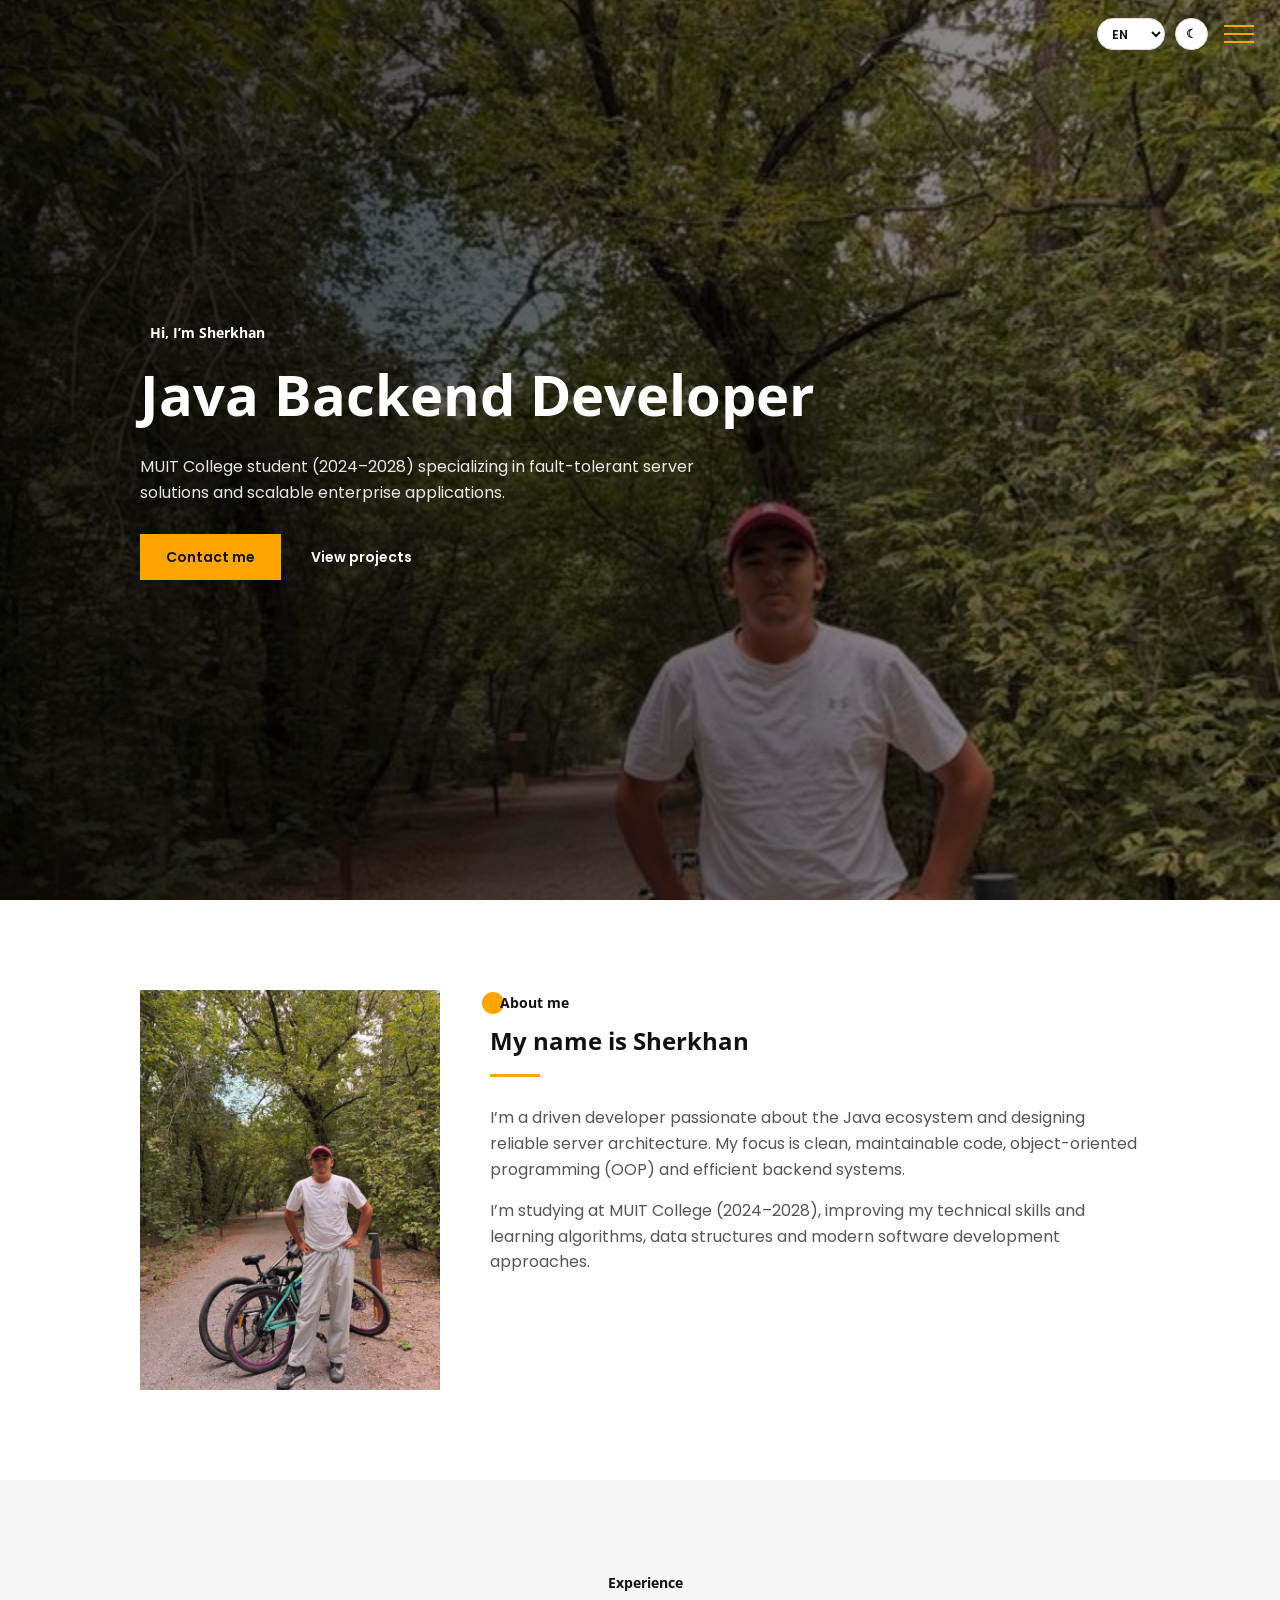
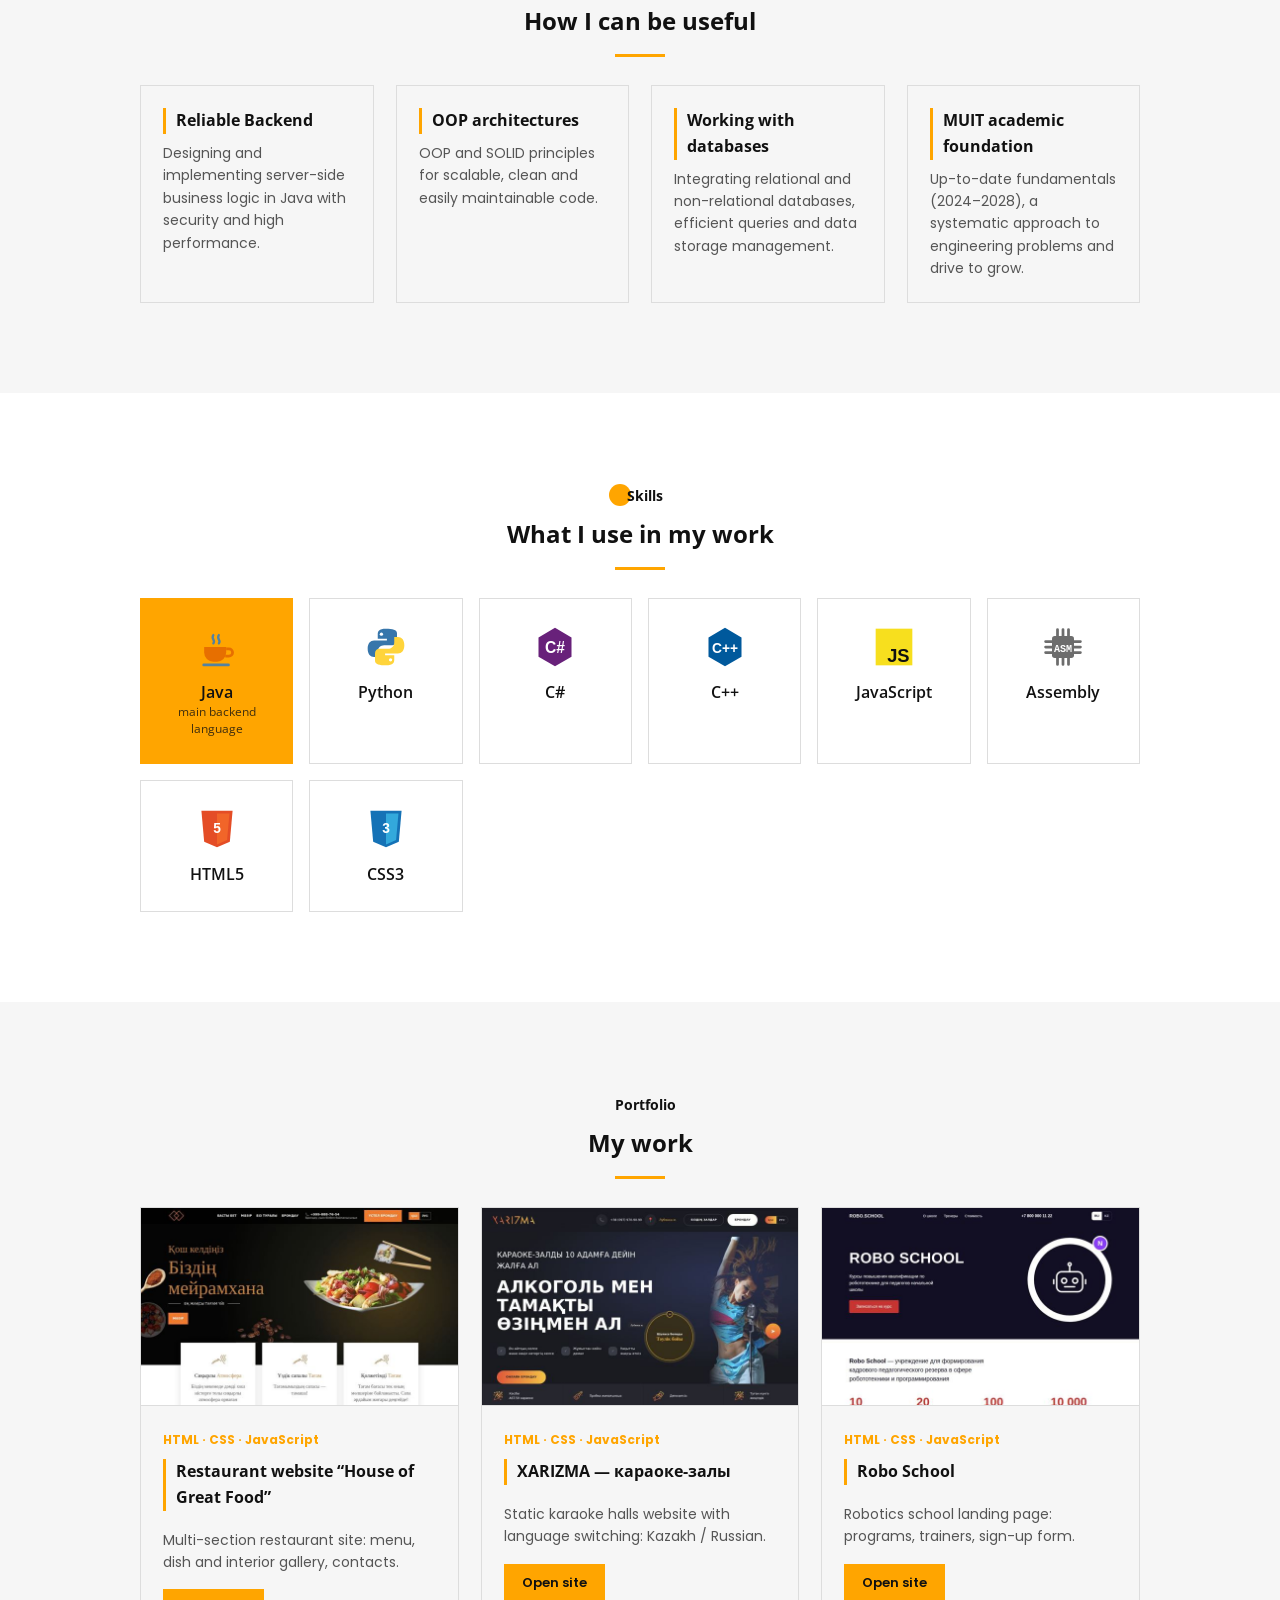
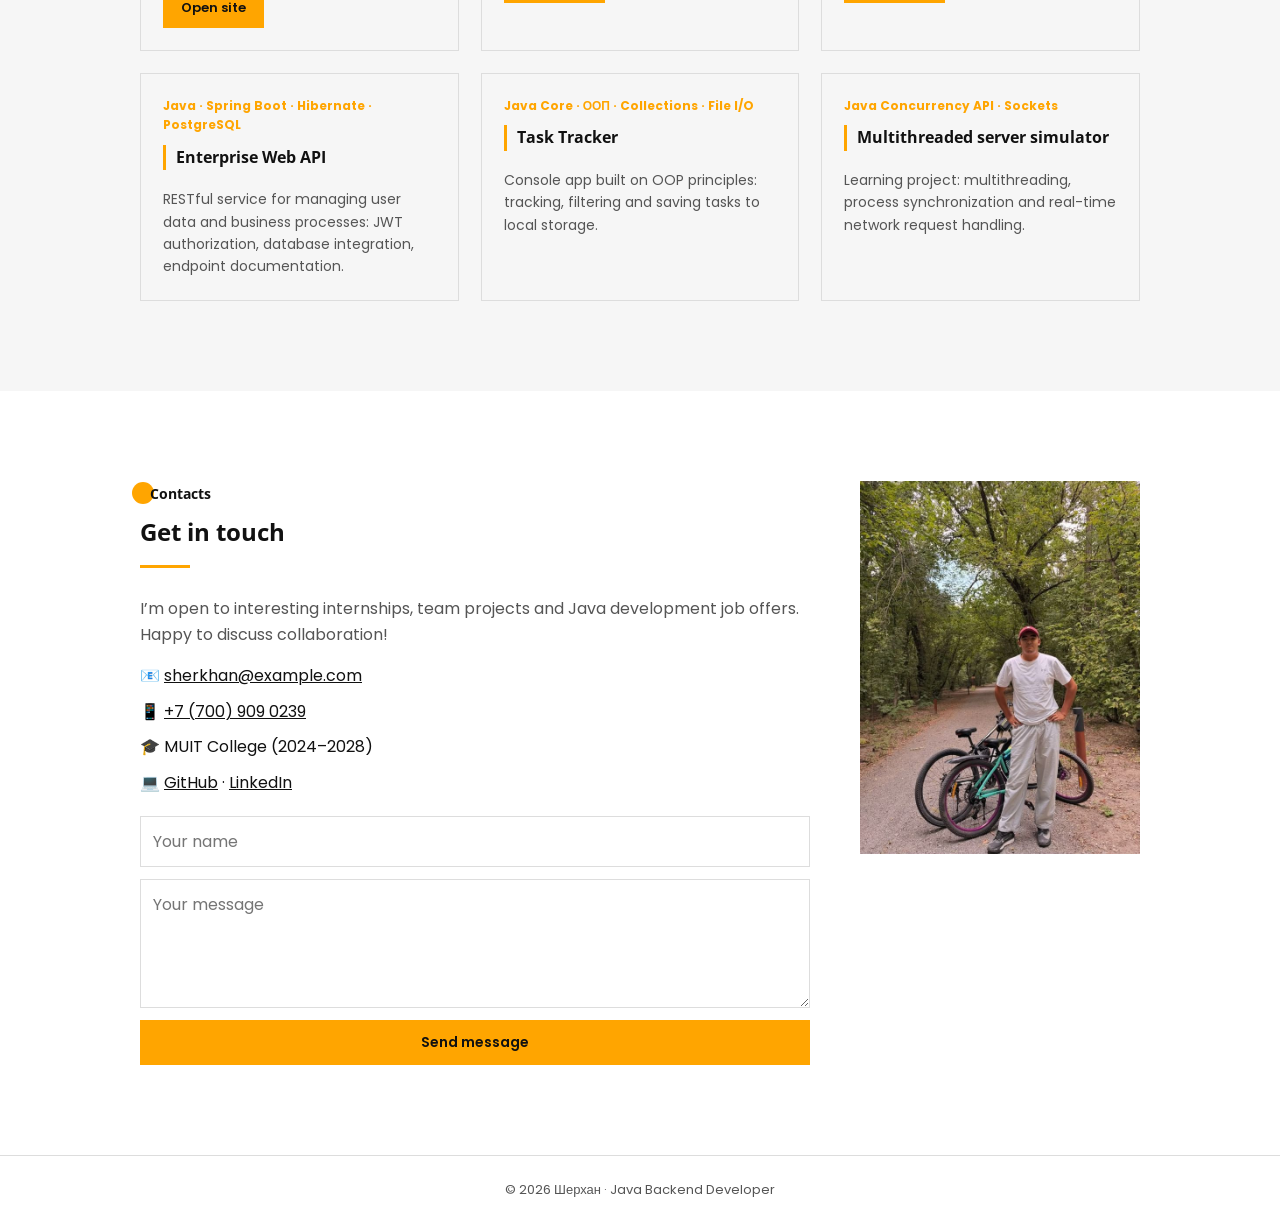
<file: index.html>
<!DOCTYPE html><html lang="ru"><head><meta charset="utf-8">
<meta name="viewport" content="width=device-width, initial-scale=1, viewport-fit=cover">
<title>Шерхан — Java Backend Developer</title>
<link href="https://fonts.googleapis.com/css2?family=Open+Sans:wght@400;600;700&family=Poppins:wght@400;500;600&display=swap" rel="stylesheet">
<link rel="stylesheet" href="css/style.css"></head><body>
<header><select id="lg" class="ctl" aria-label="Language"><option value="ru">RU</option><option value="kk">ҚАЗ</option><option value="en">EN</option></select><button id="th" class="ctl" aria-label="Theme">☾</button><button id="bt" aria-label="Меню"><i></i><i></i><i></i></button></header>
<nav id="nav"><button id="x" aria-label="Закрыть">×</button><div style="height:50px"></div>
<a href="#about">Обо мне</a><a href="#use">Чем полезен</a><a href="#stack">Стек</a><a href="#work">Мои работы</a><a href="#contact">Контакты</a></nav>
<section id="hero"><div class="w" style="width:100%"><span class="tag">Привет, я Шерхан</span>
<h1>Java Backend Developer</h1>
<p style="max-width:560px;opacity:.9;margin:0 0 28px">Студент MUIT College (2024–2028), специализирующийся на создании отказоустойчивых серверных решений и масштабируемых корпоративных приложений.</p>
<a class="btn" href="#contact">Связаться со мной</a> <a class="btn g" href="#work">Посмотреть проекты</a></div></section>
<section id="about"><div class="w ab"><img src="img/photo.jpg" alt="Шерхан"><div><span class="tag">Обо мне</span><h2>Меня зовут Шерхан</h2><div class="line"></div>
<p>Я целеустремлённый разработчик, глубоко увлечённый экосистемой Java и проектированием надёжной серверной архитектуры. Мой фокус — чистый, поддерживаемый код, объектно-ориентированное программирование (ООП) и эффективные бэкенд-системы.</p>
<p>Сейчас я учусь в MUIT College (2024–2028), где совершенствую технические навыки, изучаю алгоритмы, структуры данных и современные подходы к разработке ПО.</p></div></div></section>
<section id="use" style="background:var(--bg2)"><div class="w c"><span class="tag">Опыт</span><h2>Чем я буду полезен</h2><div class="line"></div>
<div class="grid" style="text-align:left">
<div class="card"><h3>Надёжный Backend</h3><p>Проектирование и реализация бизнес-логики серверной части на Java, безопасность и высокая производительность.</p></div>
<div class="card"><h3>ООП-архитектуры</h3><p>Принципы ООП и SOLID для масштабируемого, чистого и легко поддерживаемого кода.</p></div>
<div class="card"><h3>Работа с базами данных</h3><p>Интеграция реляционных и нереляционных БД, эффективные запросы и управление хранением данных.</p></div>
<div class="card"><h3>Академическая база MUIT</h3><p>Свежие фундаментальные знания (2024–2028), системный подход к инженерным задачам и стремление к росту.</p></div></div></div></section>
<section id="stack"><div class="w c"><span class="tag">Навыки</span><h2>Что я использую в работе</h2><div class="line"></div>
<div class="st"><div class="m"><svg viewBox="0 0 48 48"><path d="M10 24h24v6a10 10 0 0 1-10 10h-4a10 10 0 0 1-10-10z" fill="#e76f00"/><path d="M34 26h3a4 4 0 0 1 0 8h-4" fill="none" stroke="#e76f00" stroke-width="3"/><path d="M20 20c3-3-3-5 0-9M26 20c3-3-3-5 0-9" fill="none" stroke="#5382a1" stroke-width="2.5" stroke-linecap="round"/><rect x="8" y="42" width="30" height="3" rx="1.5" fill="#5382a1"/></svg>Java<small>основной язык для бэкенда</small></div><div><svg viewBox="0 0 48 48"><path d="M24 4c-8 0-9 3-9 6v5h10v2H11c-4 0-7 3-7 9s3 9 7 9h4v-6c0-4 3-7 7-7h9c3 0 5-2 5-5v-8c0-4-5-5-12-5z" fill="#3776ab"/><path d="M24 44c8 0 9-3 9-6v-5H23v-2h14c4 0 7-3 7-9s-3-9-7-9h-4v6c0 4-3 7-7 7h-9c-3 0-5 2-5 5v8c0 4 5 5 12 5z" fill="#ffd43b"/><circle cx="19" cy="10" r="1.8" fill="#fff"/><circle cx="29" cy="38" r="1.8" fill="#fff"/></svg>Python</div><div><svg viewBox="0 0 48 48"><path d="M24 3l18 10.5v21L24 45 6 34.5v-21z" fill="#68217a"/><text x="24" y="30" text-anchor="middle" font-family="Arial" font-weight="700" font-size="17" fill="#fff">C#</text></svg>C#</div><div><svg viewBox="0 0 48 48"><path d="M24 3l18 10.5v21L24 45 6 34.5v-21z" fill="#00599c"/><text x="24" y="30" text-anchor="middle" font-family="Arial" font-weight="700" font-size="15" fill="#fff">C++</text></svg>C++</div><div><svg viewBox="0 0 48 48"><rect x="4" y="4" width="40" height="40" fill="#f7df1e"/><text x="41" y="40" text-anchor="end" font-family="Arial" font-weight="700" font-size="20" fill="#111">JS</text></svg>JavaScript</div><div><svg viewBox="0 0 48 48"><rect x="12" y="12" width="24" height="24" rx="3" fill="#6d6d6d"/><g stroke="#6d6d6d" stroke-width="3" stroke-linecap="round"><path d="M18 5v7M24 5v7M30 5v7M18 36v7M24 36v7M30 36v7M5 18h7M5 24h7M5 30h7M36 18h7M36 24h7M36 30h7"/></g><text x="24" y="29" text-anchor="middle" font-family="monospace" font-weight="700" font-size="11" fill="#fff">ASM</text></svg>Assembly</div><div><svg viewBox="0 0 48 48"><path d="M7 4h34l-3 34-14 6-14-6z" fill="#e44d26"/><path d="M24 7v34l11-5 2.6-29z" fill="#f16529"/><text x="24" y="28" text-anchor="middle" font-family="Arial" font-weight="700" font-size="15" fill="#fff">5</text></svg>HTML5</div><div><svg viewBox="0 0 48 48"><path d="M7 4h34l-3 34-14 6-14-6z" fill="#1572b6"/><path d="M24 7v34l11-5 2.6-29z" fill="#33a9dc"/><text x="24" y="28" text-anchor="middle" font-family="Arial" font-weight="700" font-size="15" fill="#fff">3</text></svg>CSS3</div></div></div></section>
<section id="work" style="background:var(--bg2)"><div class="w c pj"><span class="tag">Портфолио</span><h2>Мои работы</h2><div class="line"></div>
<div class="grid" style="text-align:left"><div class="card sc"><img src="img/site-1.jpg" alt="Сайт ресторана «Дом лучшей еды»"><b>HTML · CSS · JavaScript</b><h3>Сайт ресторана «Дом лучшей еды»</h3><p>Многосекционный сайт ресторана: меню, галерея блюд и интерьера, контакты.</p><a class="btn" href="sites/restoran.html" target="_blank" rel="noopener">Открыть сайт</a></div><div class="card sc"><img src="img/site-2.jpg" alt="XARIZMA — караоке-залы"><b>HTML · CSS · JavaScript</b><h3>XARIZMA — караоке-залы</h3><p>Статический сайт караоке-залов с переключением языков: қазақша / русский.</p><a class="btn" href="sites/xarizma.html" target="_blank" rel="noopener">Открыть сайт</a></div><div class="card sc"><img src="img/site-3.jpg" alt="Robo School"><b>HTML · CSS · JavaScript</b><h3>Robo School</h3><p>Лендинг школы робототехники: программы обучения, тренеры, форма записи.</p><a class="btn" href="sites/robo.html" target="_blank" rel="noopener">Открыть сайт</a></div>
<div class="card"><b>Java · Spring Boot · Hibernate · PostgreSQL</b><h3>Корпоративное Web API</h3><p>RESTful-сервис для управления пользовательскими данными и бизнес-процессами: авторизация через JWT, подключение БД, документирование эндпоинтов.</p></div>
<div class="card"><b>Java Core · ООП · Collections · File I/O</b><h3>Task Tracker</h3><p>Консольное приложение на принципах ООП: учёт, фильтрация и сохранение задач в локальном хранилище.</p></div>
<div class="card"><b>Java Concurrency API · Sockets</b><h3>Многопоточный серверный симулятор</h3><p>Учебный проект: многопоточность, синхронизация процессов и обработка сетевых запросов в реальном времени.</p></div></div></div></section>
<section id="contact"><div class="w ct"><div><span class="tag">Контакты</span><h2>Свяжитесь со мной</h2><div class="line"></div>
<p>Я открыт для интересных стажировок, командных проектов и предложений о работе в сфере Java-разработки. Буду рад обсудить сотрудничество!</p>
<ul><li>📧 <a href="mailto:sherkhan@example.com">sherkhan@example.com</a></li><li>📱 <a href="tel:+77009090239">+7 (700) 909 0239</a></li><li>🎓 MUIT College (2024–2028)</li><li>💻 <a href="#">GitHub</a> · <a href="#">LinkedIn</a></li></ul>
<form onsubmit="event.preventDefault();location.href='mailto:sherkhan@example.com?subject='+encodeURIComponent('Сообщение с портфолио от '+n.value)+'&body='+encodeURIComponent(m.value)">
<input id="n" placeholder="Ваше имя" required><textarea id="m" rows="4" placeholder="Ваше сообщение" required></textarea><button class="btn">Отправить сообщение</button></form></div>
<img src="img/photo.jpg" alt="Шерхан"></div></section>
<button id="up" aria-label="Наверх"><svg viewBox="0 0 24 24" width="22" height="22"><path d="M12 19V5M5 12l7-7 7 7" fill="none" stroke="#111" stroke-width="2.5" stroke-linecap="round" stroke-linejoin="round"/></svg></button>
<footer>© 2026 Шерхан · Java Backend Developer</footer>
<script src="js/script.js"></script></body></html>
</file>
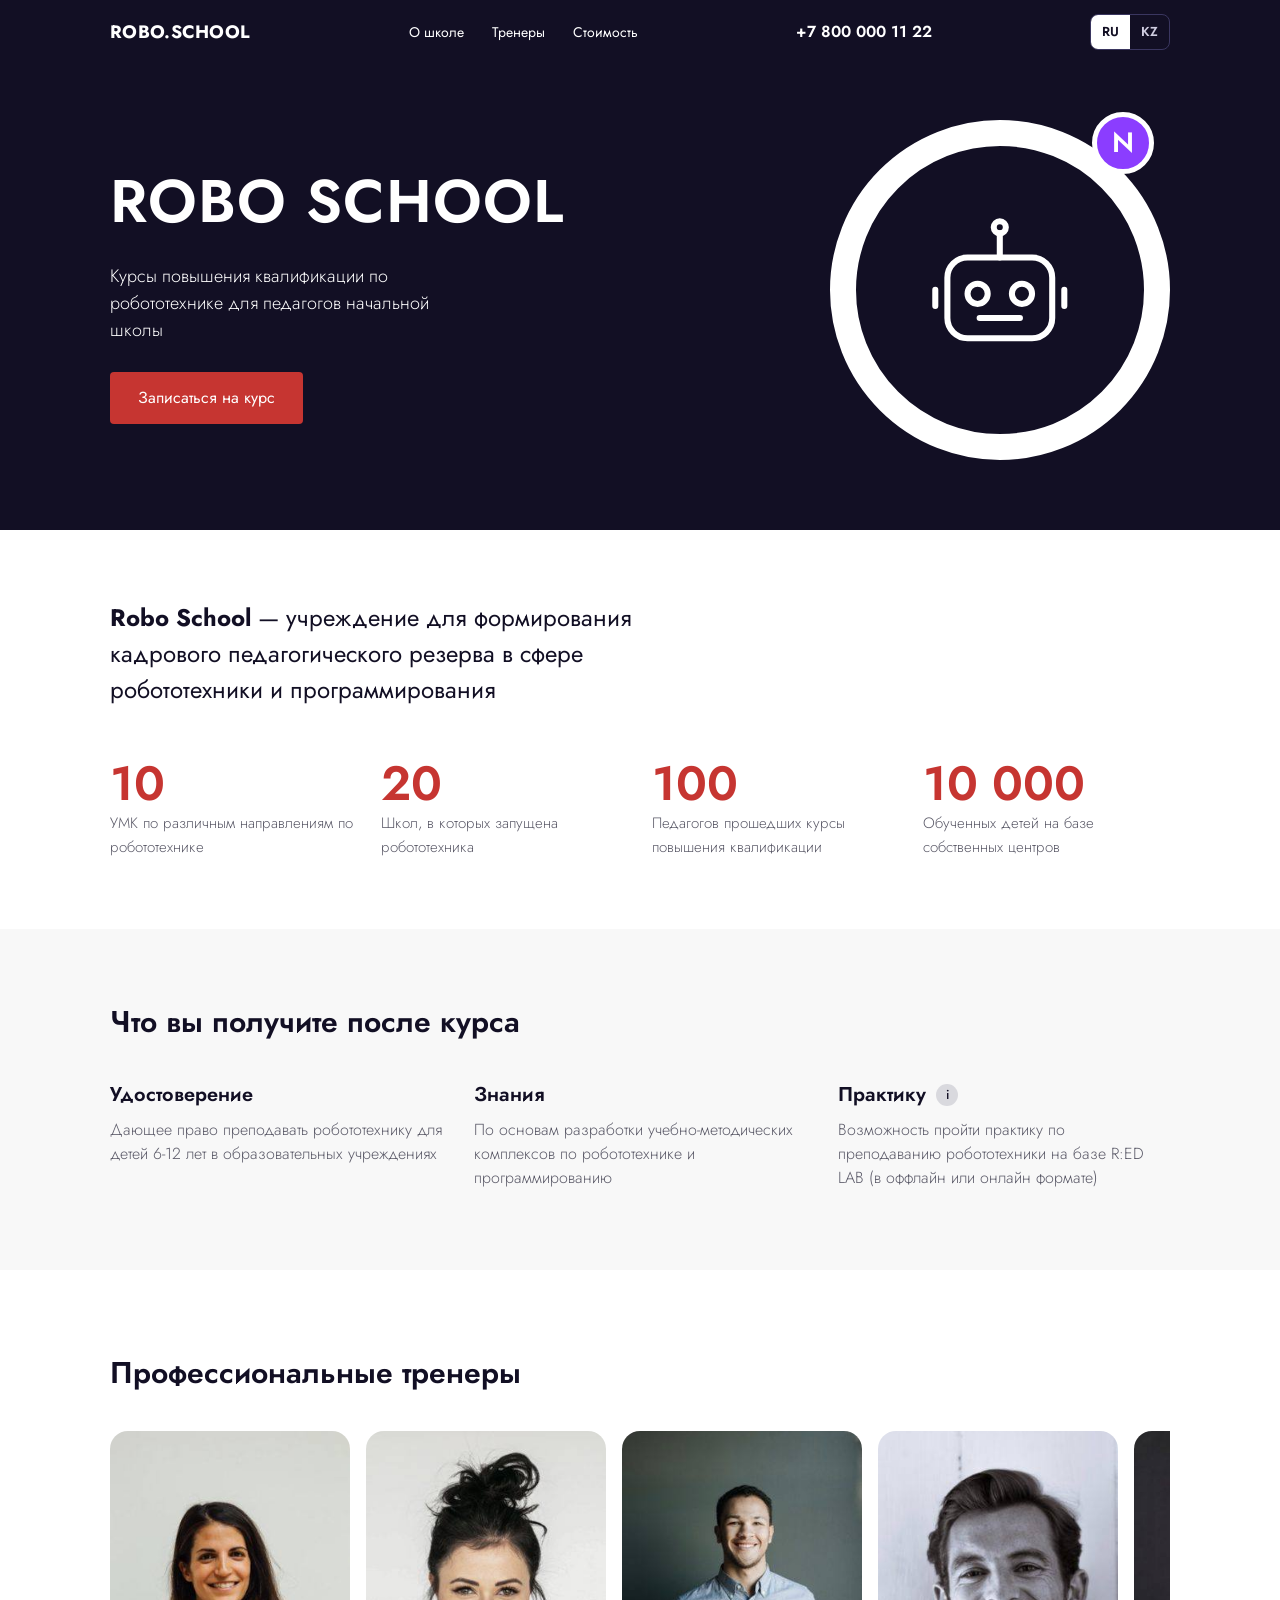
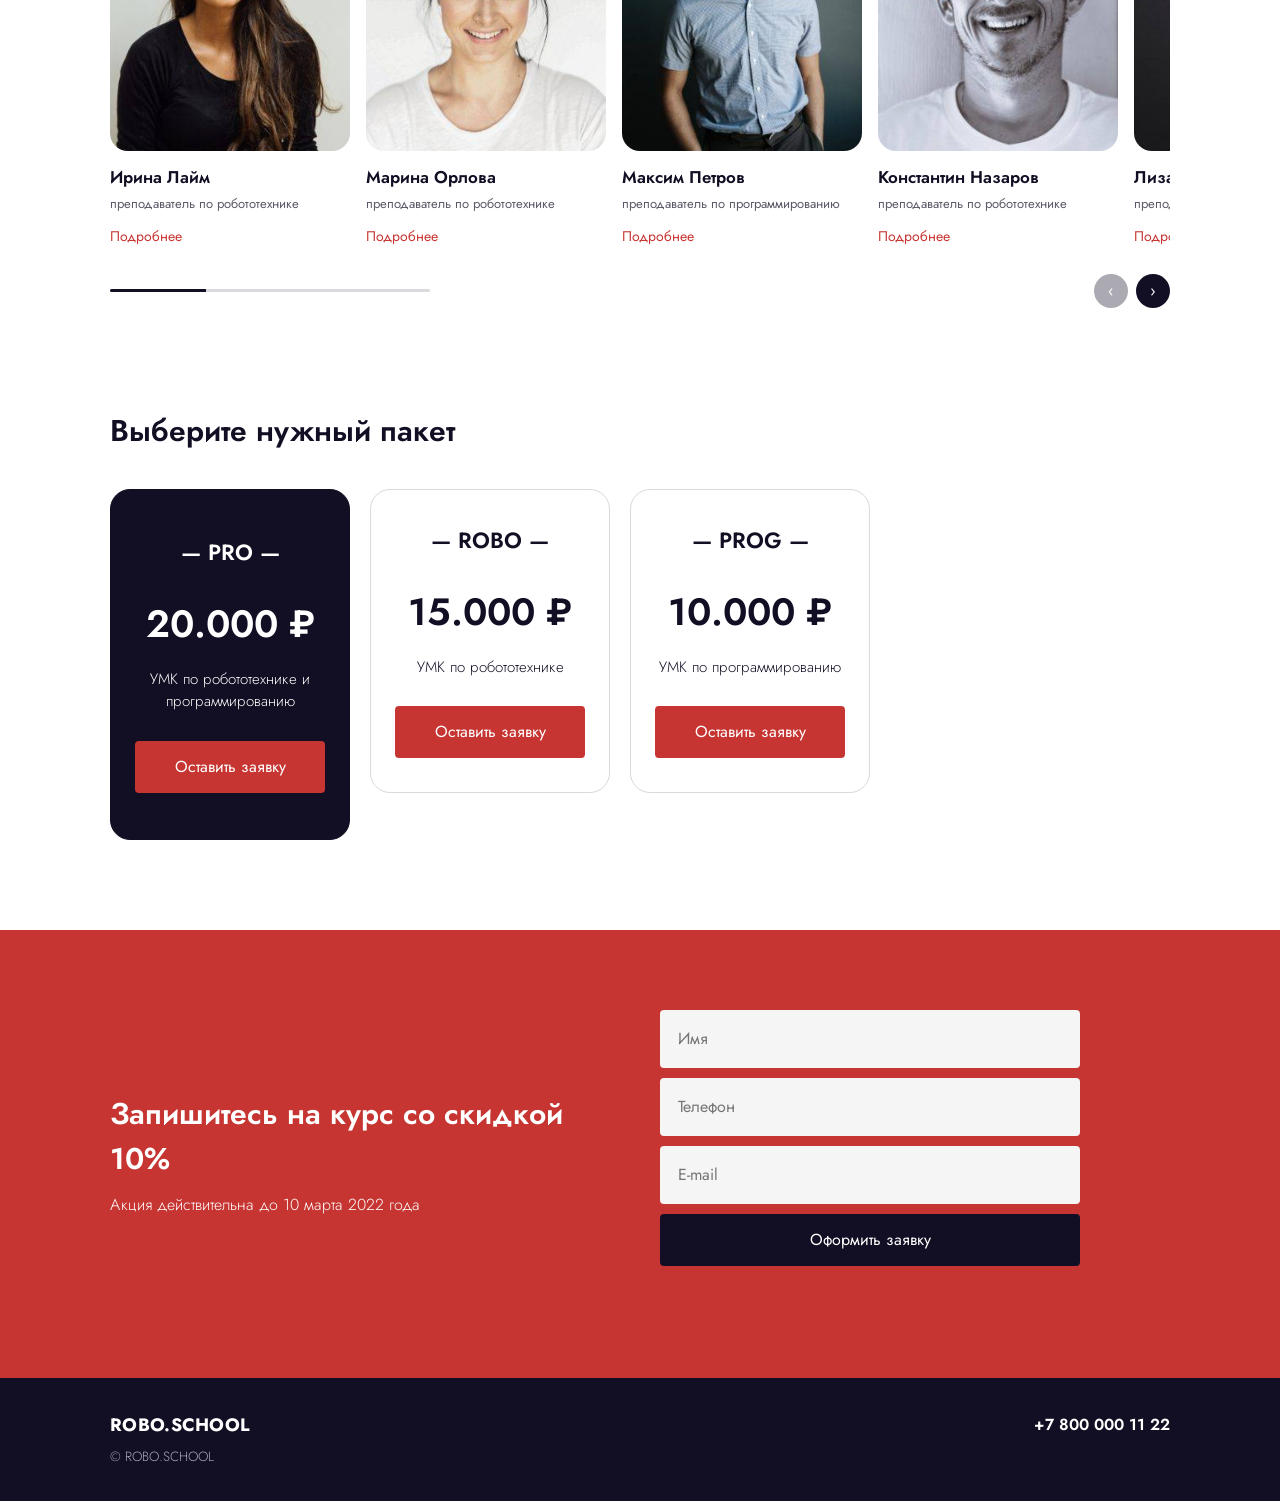
<file: sites/robo.html>
<!DOCTYPE html>
<html lang="ru">
<head>
<meta charset="utf-8">
<meta name="viewport" content="width=device-width, initial-scale=1, viewport-fit=cover">
<title>Robo School</title>
<link href="https://fonts.googleapis.com/css2?family=Jost:wght@300;400;500;600;700&display=swap" rel="stylesheet">
<style>:root{box-sizing:border-box;--navy:#120f24;--red:#c63531;--bg:#fff;--bg2:#f8f8f8;--text:#120f24;--muted:#5b5a68;--line:#d9d9de;--card:#fff;padding-top:env(safe-area-inset-top,0px);padding-bottom:env(safe-area-inset-bottom,0px)}
@media(prefers-color-scheme:dark){:root:not([data-theme="light"]){--bg:#17142b;--bg2:#1d1a33;--text:#f2f1f7;--muted:#a9a8b8;--line:#35325a;--card:#1d1a33}}
:root[data-theme="dark"]{--bg:#17142b;--bg2:#1d1a33;--text:#f2f1f7;--muted:#a9a8b8;--line:#35325a;--card:#1d1a33}
*,*::before,*::after{box-sizing:inherit}
html{scroll-behavior:smooth;scroll-padding-top:70px}
body{margin:0;font-family:Jost,Arial,sans-serif;background:var(--bg);color:var(--text);line-height:1.5}
a{color:inherit;text-decoration:none}
button{font:inherit;cursor:pointer}
:focus-visible{outline:2px solid #f5a623;outline-offset:2px}
.wrap{max-width:1100px;margin:0 auto;padding:0 20px}
.btn{display:inline-block;background:var(--red);color:#fff;border:0;border-radius:4px;padding:14px 28px;font-size:16px;transition:filter .2s}
.btn:hover{filter:brightness(1.12)}
.btn.dark{background:var(--navy)}
/* header */
header{position:fixed;top:0;left:0;right:0;z-index:20;background:var(--navy);color:#fff;padding-top:env(safe-area-inset-top,0px)}
header .wrap{display:flex;align-items:center;justify-content:space-between;height:64px;gap:16px}
.logo{font-weight:700;font-size:18px;letter-spacing:.3px}
nav{display:flex;gap:28px;font-size:14px}
nav a:hover{color:#ff8a86}
.phone{font-weight:600}
.ib{display:none;width:44px;height:44px;border:1px solid #3a3660;border-radius:10px;background:#1b1736;color:#fff;align-items:center;justify-content:center}
.hbtns{display:flex;gap:8px}
#menu{position:fixed;inset:0;background:var(--navy);z-index:40;display:none;flex-direction:column;align-items:center;justify-content:center;gap:34px;font-size:32px;font-weight:600;color:#fff}
#menu.open{display:flex}
#menu .x{position:absolute;top:calc(12px + env(safe-area-inset-top,0px));right:16px;display:flex}
/* hero */
.hero{background:var(--navy);color:#fff;padding:120px 0 70px;overflow:hidden}
.hero .wrap{display:flex;align-items:center;justify-content:space-between;gap:40px}
.hero h1{font-size:clamp(40px,6vw,60px);margin:0 0 16px;font-weight:600;letter-spacing:1px}
.hero p{margin:0 0 28px;max-width:360px;font-size:18px;font-weight:300}
.ring{flex:0 0 auto;width:min(340px,80vw);aspect-ratio:1;border-radius:50%;border:26px solid #fff;display:flex;align-items:center;justify-content:center;position:relative}
.ring svg{width:70%;height:70%}
.badge{position:absolute;top:-34px;right:-10px;width:62px;height:62px;border-radius:50%;background:#8b3dff;border:5px solid #fff;display:flex;align-items:center;justify-content:center;font-size:28px;font-weight:600}
/* about */
.about{padding:70px 0}
.about p.lead{font-size:24px;font-weight:400;max-width:560px;margin:0 0 50px}
.stats{display:grid;grid-template-columns:repeat(4,1fr);gap:24px}
.stats b{display:block;font-size:48px;line-height:1.1;color:var(--red);font-weight:600}
.stats span{color:var(--muted);font-size:15px;font-weight:300}
h2{font-size:30px;margin:0 0 36px;font-weight:600}
.gain{background:var(--bg2);padding:70px 0 80px}
.gcols{display:grid;grid-template-columns:repeat(3,1fr);gap:32px}
.gcols h3{margin:0 0 8px;font-size:20px;font-weight:600;display:flex;align-items:center;gap:10px;position:relative}
.gcols p{margin:0;color:var(--muted);font-weight:300}
.info{width:22px;height:22px;border-radius:50%;border:0;background:var(--line);color:var(--text);font-size:13px;padding:0;font-weight:500}
.tip{position:absolute;top:-46px;left:90px;background:var(--card);color:var(--text);padding:10px 16px;border-radius:6px;box-shadow:0 4px 18px rgba(0,0,0,.18);font-size:14px;font-weight:400;opacity:0;pointer-events:none;transition:opacity .2s;white-space:nowrap}
.tip.show{opacity:1}
/* trainers */
.trainers{padding:80px 0 50px}
.track{display:flex;gap:16px;overflow-x:auto;scroll-snap-type:x mandatory;scrollbar-width:none;padding-bottom:4px}
.track::-webkit-scrollbar{display:none}
.tc{flex:0 0 240px;scroll-snap-align:start}
.ph{aspect-ratio:3/4;border-radius:18px;display:flex;align-items:center;justify-content:center;font-size:56px;font-weight:600;color:#fff}
.tc h3{margin:14px 0 4px;font-size:17px;font-weight:600}
.tc p{margin:0 0 10px;font-size:13px;color:var(--muted)}
.tc .more{background:none;border:0;padding:0;color:var(--red);font-size:14px}
.tc .more:hover{text-decoration:underline}
.ctrl{display:flex;align-items:center;justify-content:space-between;gap:20px;margin-top:22px}
.bar{flex:1;max-width:320px;height:3px;background:var(--line);border-radius:3px;overflow:hidden}
.bar i{display:block;height:100%;width:30%;background:var(--navy);transition:width .15s}
:root[data-theme="dark"] .bar i{background:#fff}
@media(prefers-color-scheme:dark){:root:not([data-theme="light"]) .bar i{background:#fff}}
.arrows{display:flex;gap:8px}
.arrows button{width:34px;height:34px;border-radius:50%;border:0;background:var(--navy);color:#fff;font-size:16px}
.arrows button:disabled{opacity:.35;cursor:default}
/* packages */
.pack{padding:50px 0 90px}
.pgrid{display:grid;grid-template-columns:repeat(3,minmax(0,240px));gap:20px;align-items:start}
.pc{border:1px solid var(--line);background:var(--card);border-radius:20px;padding:34px 24px;text-align:center}
.pc{transition:background .25s,color .25s,border-color .25s,padding .25s}
.pc.active{background:var(--navy);color:#fff;border-color:var(--navy);padding-top:46px;padding-bottom:46px}
.pc h3{margin:0 0 26px;font-size:22px;font-weight:600}
.pc .pr{font-size:38px;font-weight:600;margin-bottom:16px}
.pc p{margin:0 0 28px;font-size:15px;font-weight:300}
.pc .btn{width:100%}
/* form */
.cta{background:var(--red);color:#fff;padding:80px 0;position:relative;overflow:hidden}
.cta .wrap{display:grid;grid-template-columns:1fr 1fr;gap:40px;align-items:center;position:relative}
.cta h2{margin:0 0 12px}
.cta p{margin:0;font-weight:300}
form{display:grid;gap:10px;max-width:420px}
input{width:100%;border:2px solid transparent;border-radius:4px;background:#f5f5f6;padding:15px 16px;font:inherit;font-size:16px;color:#120f24}
input.err{border-color:#120f24}
.msg{min-height:22px;font-size:14px;margin:0}
.sel{background:rgba(18,15,36,.25);border-radius:4px;padding:8px 12px;font-size:14px;display:none}
.sel.on{display:block}
footer{background:var(--navy);color:#fff;padding:34px 0}
footer .wrap{display:flex;justify-content:space-between;align-items:center;flex-wrap:wrap;gap:8px}
footer small{width:100%;color:#a9a8b8;font-weight:300}
/* modal */
#ov{position:fixed;inset:0;background:rgba(10,8,25,.6);z-index:50;display:none;align-items:center;justify-content:center;padding:16px}
#ov.open{display:flex}
.modal{background:var(--card);color:var(--text);border-radius:12px;width:min(640px,100%);max-height:88vh;overflow:auto;padding:28px;position:relative;box-shadow:0 20px 60px rgba(0,0,0,.4);animation:pop .2s ease-out}
@keyframes pop{from{transform:scale(.96);opacity:0}to{transform:none;opacity:1}}
.mx{position:absolute;top:12px;right:14px;background:none;border:0;font-size:26px;color:var(--text);line-height:1}
.mh{display:flex;gap:18px;align-items:center;margin-bottom:20px}
.mh .ph{width:90px;font-size:32px;border-radius:10px;flex:0 0 auto}
.mh h3{margin:0;font-size:22px}
.mh p{margin:2px 0 8px;color:var(--muted);font-size:14px}
.soc{display:flex;gap:8px}
.soc a{width:30px;height:30px;border-radius:50%;background:var(--navy);color:#fff;display:flex;align-items:center;justify-content:center;font-size:13px;font-weight:600}
.tabs{display:flex;gap:6px;margin-bottom:16px;flex-wrap:wrap}
.tabs button{border:0;background:var(--bg2);color:var(--text);padding:10px 18px;border-radius:4px;font-size:15px}
.tabs button.on{background:var(--red);color:#fff}
.tp{font-size:15px;line-height:1.7}
.tp h4{margin:14px 0 4px;font-size:16px}
.tp .d{color:var(--muted)}
.lang{display:flex;border:1px solid #3a3660;border-radius:8px;overflow:hidden}.lang button{background:none;border:0;color:#cfcde0;padding:7px 11px;font-size:13px;font-weight:600}.lang button.on{background:#fff;color:#120f24}.hbtns{align-items:center}
#up{position:fixed;right:16px;bottom:calc(16px + env(safe-area-inset-bottom,0px));width:48px;height:48px;border-radius:50%;border:0;background:var(--red);color:#fff;display:flex;align-items:center;justify-content:center;box-shadow:0 6px 20px rgba(0,0,0,.3);opacity:0;pointer-events:none;transform:translateY(10px);transition:opacity .25s,transform .25s;z-index:30}
#up.show{opacity:1;pointer-events:auto;transform:none}
@media(max-width:860px){
nav,.phone{display:none}.ib{display:flex}
.hero{padding:96px 0 40px;text-align:center}.hero .wrap{flex-direction:column}.hero p{margin-left:auto;margin-right:auto}
.hero .btn{display:block}
.stats{grid-template-columns:1fr;text-align:center}.stats b{font-size:56px}
.about p.lead{font-size:20px}
.gcols{grid-template-columns:1fr;text-align:center}.gcols h3{justify-content:center}.tip{left:50%;transform:translateX(-50%);top:-48px}
h2{text-align:center}
.pgrid{grid-template-columns:1fr}
.cta .wrap{grid-template-columns:1fr;text-align:center}form{max-width:none}
footer .wrap{flex-direction:column;text-align:center}
.tc{flex-basis:78%}.arrows{display:none}.bar{max-width:none}
}
@media(prefers-reduced-motion:reduce){html{scroll-behavior:auto}.modal{animation:none}}
</style>
</head>
<body>
<header><div class="wrap">
<a class="logo" href="#top">ROBO.SCHOOL</a>
<nav><a href="#about">О школе</a><a href="#trainers">Тренеры</a><a href="#pack">Стоимость</a></nav>
<a class="phone" href="tel:+78000001122">+7 800 000 11 22</a>
<div class="hbtns"><div class="lang" id="lang"><button class="on" data-l="ru">RU</button><button data-l="kz">KZ</button></div><a class="ib" href="tel:+78000001122" aria-label="Позвонить">☎</a><button class="ib" id="burger" aria-label="Меню">☰</button></div>
</div></header>
<div id="menu"><button class="ib x" id="mclose" aria-label="Закрыть">✕</button><a href="#about">О школе</a><a href="#trainers">Тренеры</a><a href="#pack">Стоимость</a></div>

<section class="hero" id="top"><div class="wrap">
<div><h1>ROBO SCHOOL</h1><p>Курсы повышения квалификации по робототехнике для педагогов начальной школы</p><a class="btn" href="#join">Записаться на курс</a></div>
<div class="ring"><div class="badge">N</div>
<svg viewBox="0 0 100 100" fill="none" stroke="#fff" stroke-width="3" stroke-linecap="round" stroke-linejoin="round"><rect x="24" y="34" width="52" height="40" rx="10"/><circle cx="39" cy="52" r="5"/><circle cx="61" cy="52" r="5"/><path d="M40 64h20M50 34V22"/><circle cx="50" cy="19" r="3"/><path d="M18 50v8M82 50v8"/></svg></div>
</div></section>

<section class="about" id="about"><div class="wrap">
<p class="lead"><b>Robo School</b> — учреждение для формирования кадрового педагогического резерва в сфере робототехники и программирования</p>
<div class="stats">
<div><b data-n="10">0</b><span>УМК по различным направлениям по робототехнике</span></div>
<div><b data-n="20">0</b><span>Школ, в которых запущена робототехника</span></div>
<div><b data-n="100">0</b><span>Педагогов прошедших курсы повышения квалификации</span></div>
<div><b data-n="10000">0</b><span>Обученных детей на базе собственных центров</span></div>
</div></div></section>

<section class="gain"><div class="wrap">
<h2>Что вы получите после курса</h2>
<div class="gcols">
<div><h3>Удостоверение</h3><p>Дающее право преподавать робототехнику для детей 6-12 лет в образовательных учреждениях</p></div>
<div><h3>Знания</h3><p>По основам разработки учебно-методических комплексов по робототехнике и программированию</p></div>
<div><h3>Практику <button class="info" id="info" aria-label="Подробнее">i</button><span class="tip" id="tip" role="tooltip">При наличии свободных мест</span></h3><p>Возможность пройти практику по преподаванию робототехники на базе R:ED LAB (в оффлайн или онлайн формате)</p></div>
</div></div></section>

<section class="trainers" id="trainers"><div class="wrap">
<h2>Профессиональные тренеры</h2>
<div class="track" id="track"></div>
<div class="ctrl"><div class="bar"><i id="prog"></i></div><div class="arrows"><button id="prev" aria-label="Назад">‹</button><button id="next" aria-label="Вперёд">›</button></div></div>
</div></section>

<section class="pack" id="pack"><div class="wrap">
<h2>Выберите нужный пакет</h2>
<div class="pgrid">
<div class="pc active"><h3>— PRO —</h3><div class="pr">20.000 ₽</div><p>УМК по робототехнике и программированию</p><button class="btn pick" data-p="PRO">Оставить заявку</button></div>
<div class="pc"><h3>— ROBO —</h3><div class="pr">15.000 ₽</div><p>УМК по робототехнике</p><button class="btn pick" data-p="ROBO">Оставить заявку</button></div>
<div class="pc"><h3>— PROG —</h3><div class="pr">10.000 ₽</div><p>УМК по программированию</p><button class="btn pick" data-p="PROG">Оставить заявку</button></div>
</div></div></section>

<section class="cta" id="join"><div class="wrap">
<div><h2 style="text-align:left">Запишитесь на курс со скидкой 10%</h2><p>Акция действительна до 10 марта 2022 года</p></div>
<form id="form" novalidate>
<div class="sel" id="sel"></div>
<input name="name" placeholder="Имя" autocomplete="name" required>
<input name="phone" placeholder="Телефон" type="tel" autocomplete="tel" required>
<input name="email" placeholder="E-mail" type="email" autocomplete="email" required>
<button class="btn dark" type="submit">Оформить заявку</button>
<p class="msg" id="msg" role="status"></p>
</form></div></section>

<footer><div class="wrap"><span class="logo">ROBO.SCHOOL</span><a class="phone" href="tel:+78000001122">+7 800 000 11 22</a><small>© ROBO.SCHOOL</small></div></footer>

<button id="up" aria-label="Наверх"><svg width="22" height="22" viewBox="0 0 24 24" fill="none" stroke="currentColor" stroke-width="2.5" stroke-linecap="round" stroke-linejoin="round"><path d="M12 19V5M5 12l7-7 7 7"/></svg></button>
<div id="ov" role="dialog" aria-modal="true" aria-label="О тренере"><div class="modal" id="modal"></div></div>

<script>var T=[
{n:"Ирина Лайм",r:"преподаватель по робототехнике",c:"#7a4f6d",e:[["Сентябрь 2001 — Июнь 2006","Московский педагогический государственный университет","Факультет: Начальное образование","Форма обучения: Очная"]],w:[["2018 — настоящее время","Преподаватель робототехники, Robo School"],["2012 — 2018","Учитель начальных классов"]],a:["Лучший педагог года по версии школы (2021)"]},
{n:"Марина Орлова",r:"преподаватель по робототехнике",c:"#3f6b8a",e:[["Сентябрь 1995 — Июнь 2000","Санкт-Петербургский политехнический университет Петра Великого","Факультет: Компьютерных наук и технологий","Специальность: Математика и компьютерные науки","Форма обучения: Очная"]],w:[["Ноябрь 2020 — Февраль 2021","Программа дополнительного образования «3D Моделирование»"],["2016 — настоящее время","Преподаватель робототехники, Robo School"]],a:["Диплом победителя регионального конкурса «Робо-педагог»"]},
{n:"Максим Петров",r:"преподаватель по программированию",c:"#4c7a5c",e:[["Сентябрь 2005 — Июнь 2010","Новосибирский государственный университет","Факультет: Информационных технологий","Форма обучения: Очная"]],w:[["2019 — настоящее время","Преподаватель программирования, Robo School"],["2013 — 2019","Разработчик, ИТ-компания"]],a:["Сертификат Python Institute (PCEP)"]},
{n:"Константин Назаров",r:"преподаватель по робототехнике",c:"#8a6a3f",e:[["Сентябрь 2003 — Июнь 2008","Казанский федеральный университет","Факультет: Физики и робототехники","Форма обучения: Очная"]],w:[["2017 — настоящее время","Преподаватель робототехники, Robo School"],["2010 — 2017","Инженер-конструктор"]],a:["Призёр всероссийских соревнований по робототехнике"]},
{n:"Лиза Весенняя",r:"преподаватель по программированию",c:"#5a4a8a",e:[["Сентябрь 2008 — Июнь 2013","Томский государственный университет","Факультет: Прикладной информатики","Форма обучения: Очная"]],w:[["2020 — настоящее время","Преподаватель программирования, Robo School"]],a:["Авторская программа курса по Scratch"]}
];
var PH=["[data-uri]", "[data-uri]", "[data-uri]", "[data-uri]", "[data-uri]"];T.forEach(function(t,i){t.p=PH[i]});
var $=function(s){return document.querySelector(s)};
var ini=function(n){return n.split(" ").map(function(w){return w[0]}).join("")};
/* тренерлер */
var tr=$("#track");
T.forEach(function(t,i){var d=document.createElement("div");d.className="tc";
d.innerHTML='<div class="ph" style="background:'+t.c+(t.p?' url('+t.p+') center/cover':'')+'">'+(t.p?'':ini(t.n))+'</div><h3>'+t.n+'</h3><p>'+t.r+'</p><button class="more" data-i="'+i+'">Подробнее</button>';tr.appendChild(d)});
var prog=$("#prog"),pv=$("#prev"),nx=$("#next");
function upd(){var m=tr.scrollWidth-tr.clientWidth;var x=m>0?tr.scrollLeft/m:0;
prog.style.width=(30+70*x)+"%";pv.disabled=tr.scrollLeft<4;nx.disabled=tr.scrollLeft>m-4}
tr.addEventListener("scroll",upd);window.addEventListener("resize",upd);upd();
nx.onclick=function(){tr.scrollBy({left:tr.firstChild.offsetWidth+16,behavior:"smooth"})};
pv.onclick=function(){tr.scrollBy({left:-(tr.firstChild.offsetWidth+16),behavior:"smooth"})};
/* модалка */
var ov=$("#ov"),md=$("#modal"),last;
function lines(a){return a.map(function(g){return '<div class="d">'+g[0]+'</div>'+g.slice(1).join("<br>")+"<br>"}).join("<br>")}
function openM(i){var t=T[i];last=document.activeElement;
md.innerHTML='<button class="mx" aria-label="Закрыть">×</button><div class="mh"><div class="ph" style="background:'+t.c+(t.p?' url('+t.p+') center/cover':'')+'">'+(t.p?'':ini(t.n))+'</div><div><h3>'+t.n+'</h3><p>'+tt(t.r)+'</p><div class="soc"><a href="https://facebook.com" target="_blank" rel="noopener" aria-label="Facebook">f</a><a href="https://instagram.com" target="_blank" rel="noopener" aria-label="Instagram">in</a></div></div></div>'+
'<div class="tabs"><button class="on" data-t="0">'+tt("Образование")+'</button><button data-t="1">'+tt("Опыт работы")+'</button><button data-t="2">'+tt("Награды")+'</button></div><div class="tp" id="tp"></div>';
var body=[lines(t.e),lines(t.w),t.a.join("<br>")];
function show(k){$("#tp").innerHTML=body[k]}show(0);
md.querySelectorAll(".tabs button").forEach(function(b){b.onclick=function(){md.querySelectorAll(".tabs button").forEach(function(x){x.classList.remove("on")});b.classList.add("on");show(+b.dataset.t)}});
md.querySelector(".mx").onclick=closeM;
ov.classList.add("open");document.body.style.overflow="hidden";md.querySelector(".mx").focus()}
function closeM(){ov.classList.remove("open");document.body.style.overflow="";if(last)last.focus()}
tr.addEventListener("click",function(e){var b=e.target.closest(".more");if(b)openM(+b.dataset.i)});
ov.addEventListener("click",function(e){if(e.target===ov)closeM()});
/* мәзір */
var mn=$("#menu");
$("#burger").onclick=function(){mn.classList.add("open")};
$("#mclose").onclick=function(){mn.classList.remove("open")};
mn.querySelectorAll("a").forEach(function(a){a.onclick=function(){mn.classList.remove("open")}});
document.addEventListener("keydown",function(e){if(e.key==="Escape"){closeM();mn.classList.remove("open");tip.classList.remove("show")}});
/* tooltip */
var tip=$("#tip");
$("#info").onclick=function(e){e.stopPropagation();tip.classList.toggle("show")};
$("#info").onmouseenter=function(){tip.classList.add("show")};
$("#info").onmouseleave=function(){tip.classList.remove("show")};
document.addEventListener("click",function(){tip.classList.remove("show")});
/* санауыштар */
var io=new IntersectionObserver(function(es){es.forEach(function(en){if(!en.isIntersecting)return;io.unobserve(en.target);
var el=en.target,end=+el.dataset.n,t0=performance.now();
(function f(t){var p=Math.min((t-t0)/1200,1);el.textContent=Math.round(end*p).toLocaleString("ru-RU").replace(/\u00a0/g," ");if(p<1)requestAnimationFrame(f)})(t0)})},{threshold:.5});
document.querySelectorAll("[data-n]").forEach(function(e){io.observe(e)});
/* жылдам айналдыру: әр басқан сайын істейді */
function goTo(id){var el=document.getElementById(id);if(!el)return;var y=Math.max(0,el.getBoundingClientRect().top+window.pageYOffset-64);window.scrollTo({top:y,behavior:"smooth"});clearTimeout(goTo.t);goTo.t=setTimeout(function(){if(Math.abs(window.pageYOffset-y)>4)window.scrollTo(0,y)},900)}
document.addEventListener("click",function(e){var a=e.target.closest('a[href^="#"]');if(!a||a.getAttribute("href").length<2)return;e.preventDefault();goTo(a.getAttribute("href").slice(1))});
/* пакеттер */
var sel=$("#sel"),pack="";var cards=document.querySelectorAll(".pc"),chosen=cards[0];function setA(c){cards.forEach(function(x){x.classList.remove("active")});c.classList.add("active")}cards.forEach(function(c){c.addEventListener("mouseenter",function(){setA(c)})});document.querySelector(".pgrid").addEventListener("mouseleave",function(){setA(chosen)});
document.querySelectorAll(".pick").forEach(function(b){b.onclick=function(){pack=b.dataset.p;chosen=b.closest(".pc");setA(chosen);sel.textContent=(lang==="kz"?"Таңдалған пакет: ":"Выбран пакет: ")+pack;sel.classList.add("on");
goTo("join");setTimeout(function(){document.querySelector("[name=name]").focus({preventScroll:true})},900)}});
/* форма */
var f=$("#form"),msg=$("#msg");
f.addEventListener("submit",function(e){e.preventDefault();var ok=true;
var n=f.elements["name"],p=f.elements["phone"],m=f.elements["email"];
[n,p,m].forEach(function(x){x.classList.remove("err")});
if(n.value.trim().length<2){n.classList.add("err");ok=false}
if(p.value.replace(/\D/g,"").length<10){p.classList.add("err");ok=false}
if(!/^\S+@\S+\.\S+$/.test(m.value)){m.classList.add("err");ok=false}
if(!ok){msg.textContent=lang==="kz"?"Белгіленген өрістерді тексеріңіз: аты, телефон (кемінде 10 цифр) және e-mail.":"Проверьте выделенные поля: имя, телефон (от 10 цифр) и e-mail.";return}
msg.textContent=lang==="kz"?"Рахмет, "+n.value.trim()+"! Өтінім жіберілді"+(pack?" ("+pack+" пакеті)":"")+". Жақын арада сізбен байланысамыз.":"Спасибо, "+n.value.trim()+"! Заявка отправлена"+(pack?" (пакет "+pack+")":"")+". Мы свяжемся с вами в ближайшее время.";
f.reset();sel.classList.remove("on");pack=""});
/* тіл ауыстыру */
var D={"О школе":"Мектеп туралы","Тренеры":"Тренерлер","Стоимость":"Бағасы","Курсы повышения квалификации по робототехнике для педагогов начальной школы":"Бастауыш сынып мұғалімдеріне арналған робототехника бойынша біліктілікті арттыру курстары","Записаться на курс":"Курсқа жазылу","— учреждение для формирования кадрового педагогического резерва в сфере робототехники и программирования":"— робототехника және бағдарламалау саласында кадрлық педагогикалық резервті қалыптастыратын мекеме","УМК по различным направлениям по робототехнике":"Робототехниканың әртүрлі бағыттары бойынша ОӘК","Школ, в которых запущена робототехника":"Робототехника іске қосылған мектептер","Педагогов прошедших курсы повышения квалификации":"Біліктілікті арттыру курстарынан өткен педагогтер","Обученных детей на базе собственных центров":"Өз орталықтарымызда оқыған балалар","Что вы получите после курса":"Курстан кейін не аласыз","Удостоверение":"Куәлік","Дающее право преподавать робототехнику для детей 6-12 лет в образовательных учреждениях":"Білім беру мекемелерінде 6-12 жас аралығындағы балаларға робототехниканы оқытуға құқық беретін","Знания":"Білім","По основам разработки учебно-методических комплексов по робототехнике и программированию":"Робототехника және бағдарламалау бойынша оқу-әдістемелік кешендерді әзірлеу негіздері бойынша","Практику":"Тәжірибе","Возможность пройти практику по преподаванию робототехники на базе R:ED LAB (в оффлайн или онлайн формате)":"R:ED LAB базасында робототехниканы оқыту бойынша тәжірибеден өту мүмкіндігі (офлайн немесе онлайн форматта)","При наличии свободных мест":"Бос орын болған жағдайда","Профессиональные тренеры":"Кәсіби тренерлер","Подробнее":"Толығырақ","преподаватель по робототехнике":"робототехника бойынша оқытушы","преподаватель по программированию":"бағдарламалау бойынша оқытушы","Выберите нужный пакет":"Қажетті пакетті таңдаңыз","УМК по робототехнике и программированию":"Робототехника және бағдарламалау бойынша ОӘК","УМК по робототехнике":"Робототехника бойынша ОӘК","УМК по программированию":"Бағдарламалау бойынша ОӘК","Оставить заявку":"Өтінім қалдыру","Запишитесь на курс со скидкой 10%":"Курсқа 10% жеңілдікпен жазылыңыз","Акция действительна до 10 марта 2022 года":"Акция 2022 жылғы 10 наурызға дейін жарамды","Оформить заявку":"Өтінімді жіберу","Образование":"Білімі","Опыт работы":"Жұмыс тәжірибесі","Награды":"Марапаттар"};
var lang="ru",tn=[];
(function(){var w=document.createTreeWalker(document.body,NodeFilter.SHOW_TEXT),n;while(n=w.nextNode()){var k=n.nodeValue.replace(/\s+/g," ").trim();if(D[k]&&n.parentNode.tagName!=="SCRIPT")tn.push({n:n,o:n.nodeValue,k:k})}})();
function tt(s){return lang==="kz"&&D[s]?D[s]:s}
var PHs={name:["Имя","Аты-жөні"],phone:["Телефон","Телефон"],email:["E-mail","E-mail"]};
function setLang(l){lang=l;document.documentElement.lang=l==="kz"?"kk":"ru";
tn.forEach(function(t){t.n.nodeValue=l==="kz"?t.o.match(/^\s*/)[0]+D[t.k]+t.o.match(/\s*$/)[0]:t.o});
Object.keys(PHs).forEach(function(k){f.elements[k].placeholder=PHs[k][l==="kz"?1:0]});
document.querySelectorAll("#lang button").forEach(function(b){b.classList.toggle("on",b.dataset.l===l)});
if(pack)sel.textContent=(l==="kz"?"Таңдалған пакет: ":"Выбран пакет: ")+pack;
msg.textContent="";
try{localStorage.setItem("lang",l)}catch(e){}}
document.querySelectorAll("#lang button").forEach(function(b){b.onclick=function(){setLang(b.dataset.l)}});
try{if(localStorage.getItem("lang")==="kz")setLang("kz")}catch(e){}
/* жоғарыға көтерілу */
var up=$("#up");window.addEventListener("scroll",function(){up.classList.toggle("show",window.pageYOffset>400)});up.onclick=function(){goTo("top")};
</script>
</body>
</html>
</file>
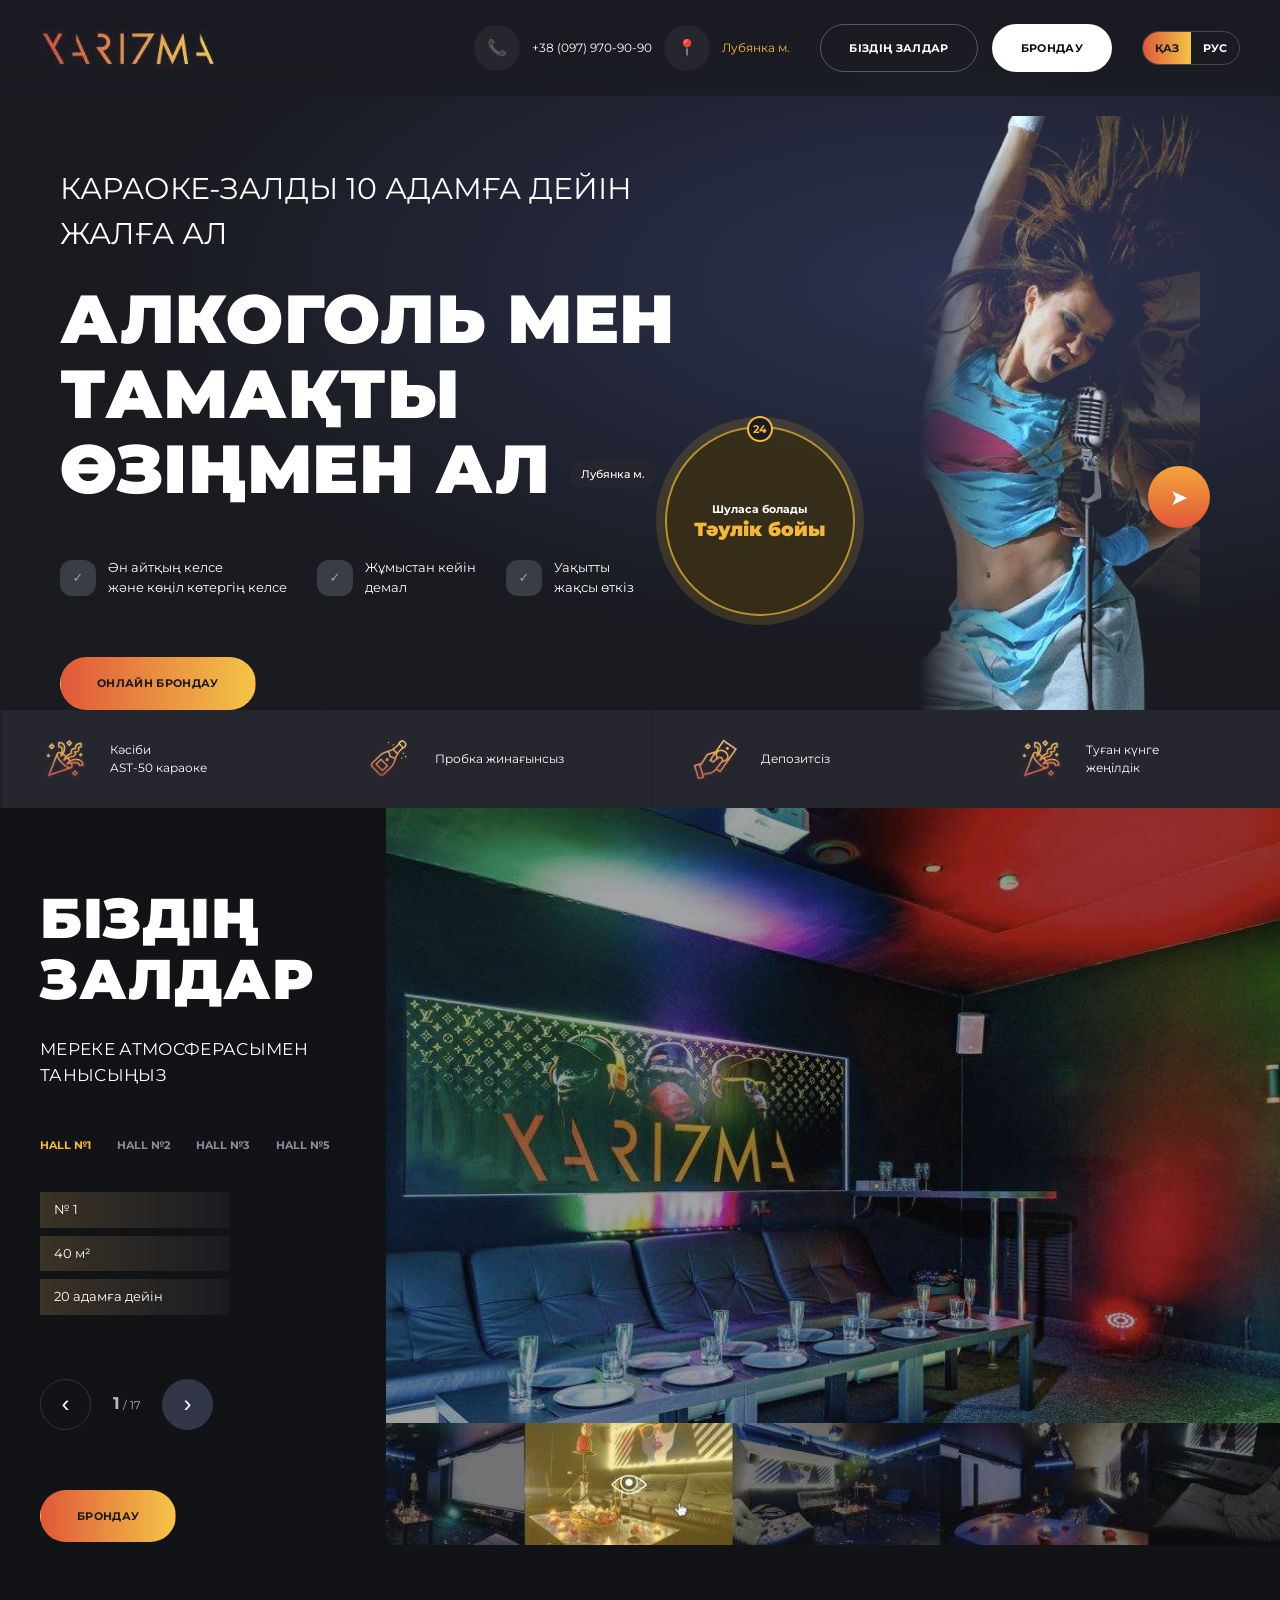
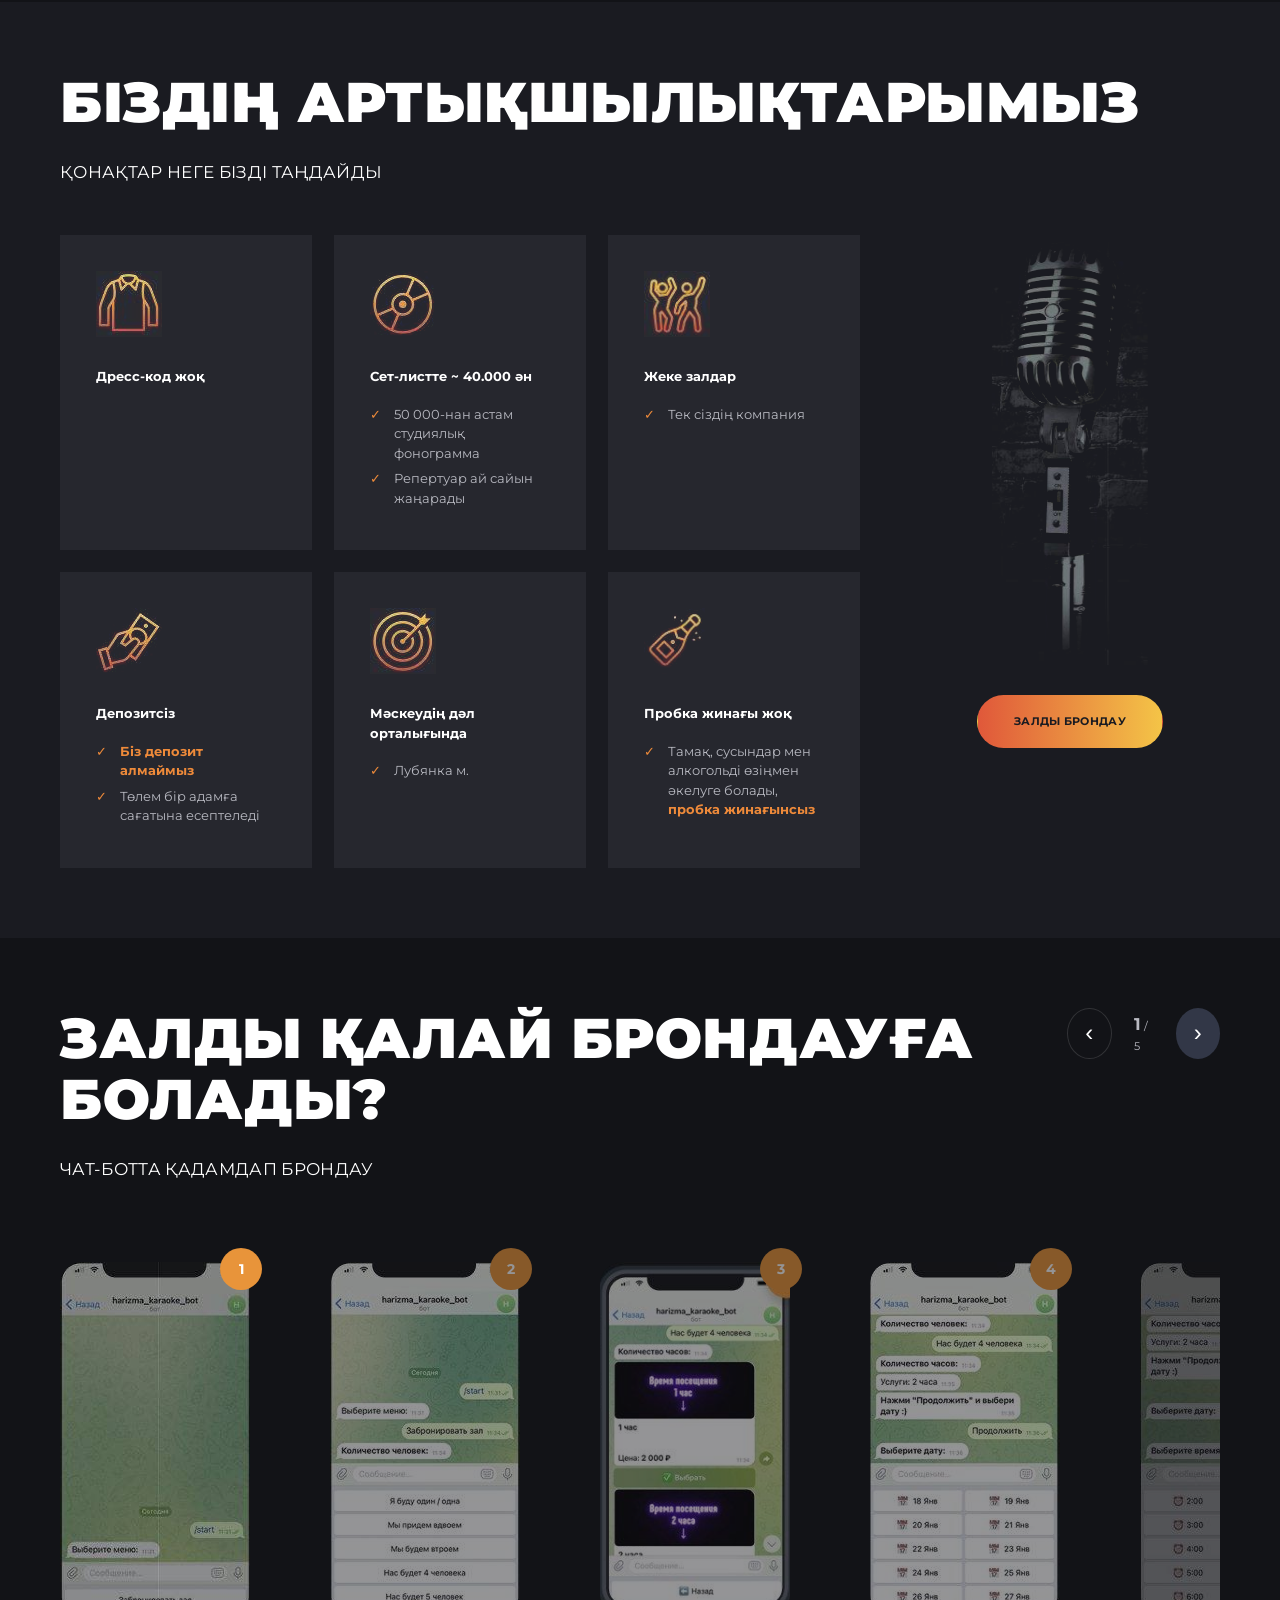
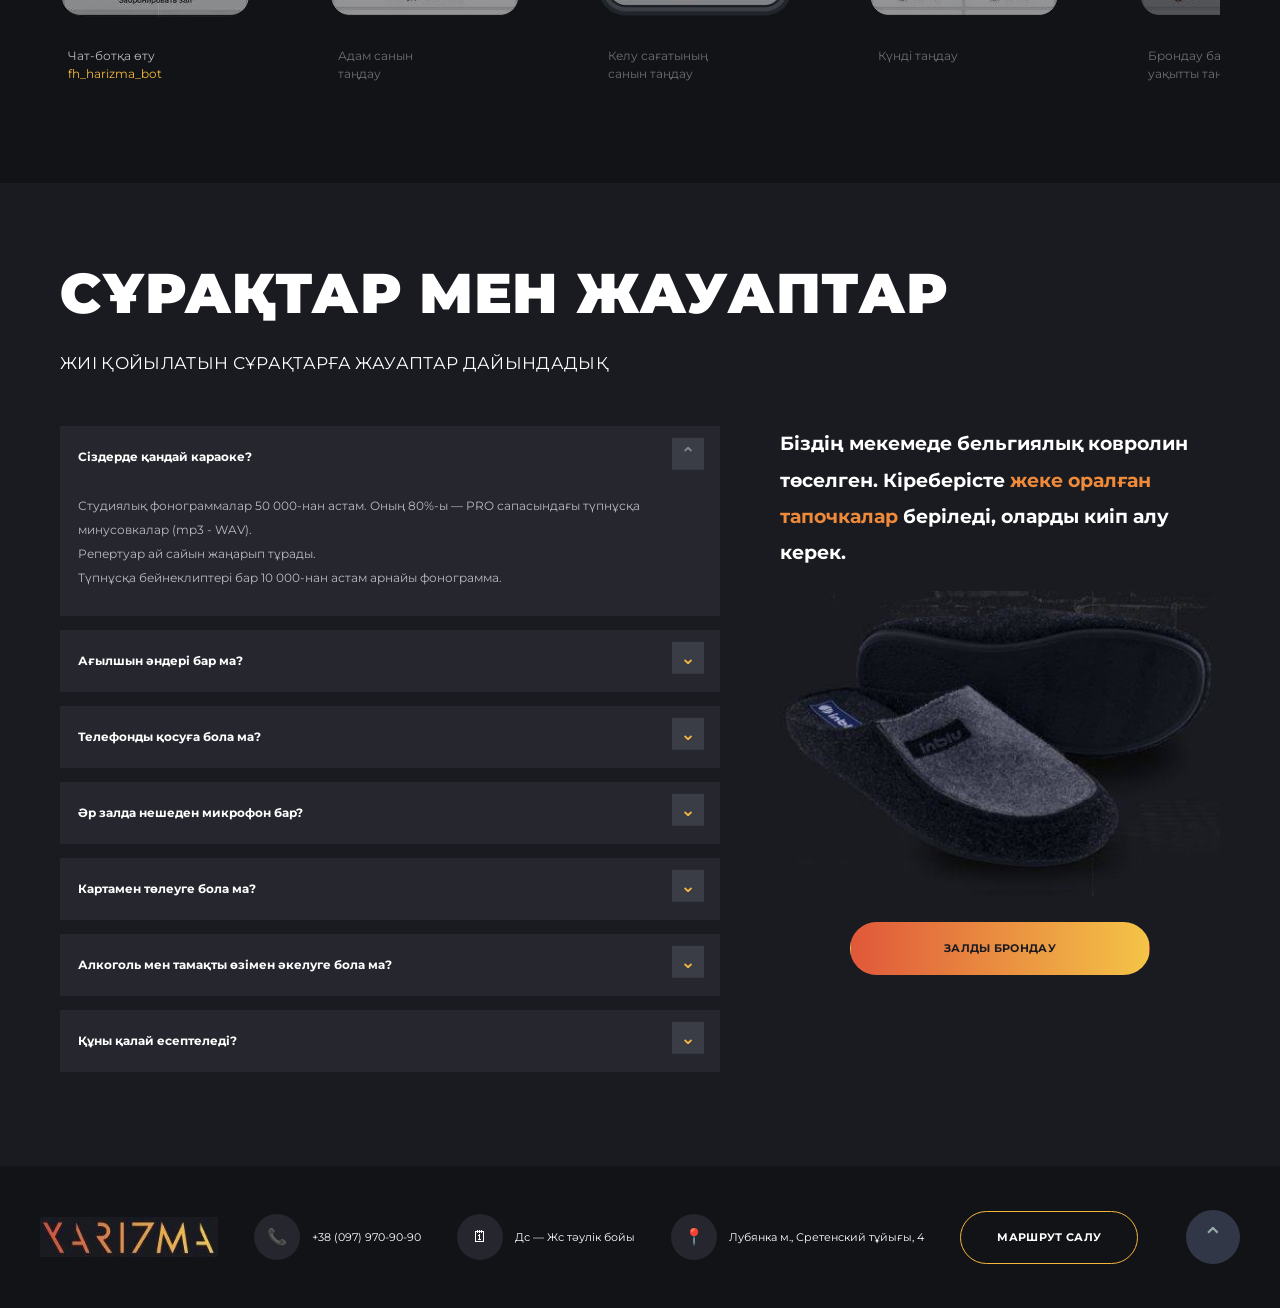
<file: sites/xarizma.html>
<!DOCTYPE html>
<html lang="ru"><head><meta charset="utf-8">
<meta name="viewport" content="width=device-width, initial-scale=1, viewport-fit=cover">
<title>XARIZMA — караоке-залы</title>
<link rel="stylesheet" href="https://fonts.googleapis.com/css2?family=Montserrat:wght@400;500;700;900&display=swap">
<style>:root{--bg:#1a1b21;--bg2:#121317;--card:#26272e;--gold:#f4b73c;--o:#ee8a3a;--grad:linear-gradient(90deg,#e0583a,#f4c447);--mut:#b9bac2;box-sizing:border-box;padding-top:env(safe-area-inset-top,0px);padding-bottom:env(safe-area-inset-bottom,0px)}
*{box-sizing:border-box;margin:0;padding:0}
html{scroll-behavior:smooth;scroll-padding-top:90px;background:var(--bg)}
body{background:var(--bg);color:#fff;font:400 14px/1.5 Montserrat,system-ui,sans-serif;overflow-x:hidden}
img{max-width:100%;display:block}a{color:inherit;text-decoration:none}
.wrap{max-width:1240px;margin:auto;padding:0 40px}
h1,h2{font-weight:900;text-transform:uppercase;line-height:1.1;letter-spacing:.01em}
h2{font-size:clamp(34px,5vw,56px);margin-bottom:26px}
.sub{text-transform:uppercase;font-size:17px;letter-spacing:.02em;margin-bottom:50px}
.gold,.o{color:var(--o)}.gold{color:var(--gold)}
.btn{display:inline-block;border-radius:40px;padding:17px 36px;font-weight:700;font-size:11px;text-transform:uppercase;letter-spacing:.03em;border:1px solid transparent;cursor:pointer;text-align:center}
.grad{background:var(--grad);color:#1a1b21}.grad:hover{filter:brightness(1.1)}
.white{background:#fff;color:#111}.line{border-color:#fff4;color:#fff}.line:hover{border-color:#fff}
.gold-b{border-color:var(--gold);color:#fff}
a:focus-visible,button:focus-visible,summary:focus-visible{outline:3px solid var(--gold);outline-offset:3px}
header{position:fixed;top:env(safe-area-inset-top,0px);left:0;right:0;z-index:50;background:linear-gradient(var(--bg),#1a1b21cc)}
.hd{display:flex;align-items:center;gap:30px;height:96px;max-width:1424px}
.logo img{height:40px;width:auto;mix-blend-mode:lighten}
.hinfo{display:flex;align-items:center;gap:12px;font-size:12px}
.hinfo .ic{display:grid;place-items:center;width:46px;height:46px;border-radius:50%;background:var(--card);font-size:16px}
.hd .hinfo{margin-left:auto}.hd .hinfo+.hbtn{margin-left:0}.hbtn{display:flex;gap:14px}.hbtn .btn{padding:15px 28px}
.burger{display:none;background:0;border:0;width:38px;height:38px;flex-direction:column;justify-content:center;gap:7px;cursor:pointer}.burger i{height:2px;background:var(--o)}
.hero{padding:96px 0 0;position:relative;overflow:hidden;min-height:700px;background:radial-gradient(ellipse at 75% 40%,#2b3250 0,#1a1b21 60%)}
.hero .wrap{position:relative;min-height:604px;padding-top:70px}
.ht{position:relative;z-index:2;max-width:660px}
.up1{text-transform:uppercase;font-size:clamp(20px,2.6vw,30px);margin-bottom:26px}
.hero h1{font-size:clamp(38px,5.6vw,68px);margin-bottom:52px}
.hero h1 small{font:500 11px Montserrat;text-transform:none;background:var(--card);padding:6px 10px;border-radius:6px;vertical-align:middle;letter-spacing:0}
.checks{display:flex;gap:30px;list-style:none;margin-bottom:60px;font-size:13px}
.checks li{display:flex;align-items:center;gap:12px}.checks li:before{content:"✓";display:grid;place-items:center;flex:none;width:36px;height:36px;border-radius:12px;background:#3a3c46;color:#9fa1ad}
.dancer{position:absolute;right:60px;top:20px;height:600px;width:auto;mask-image:linear-gradient(90deg,transparent,#000 35%);-webkit-mask-image:linear-gradient(90deg,transparent,#000 35%);mix-blend-mode:lighten}
.r24{position:absolute;left:52%;top:330px;width:190px;height:190px;border-radius:50%;border:2px solid #b9922e;background:#3a3017dd;display:grid;place-content:center;text-align:center;z-index:2;box-shadow:0 0 0 9px #b9922e33}
.r24 span{position:absolute;top:-12px;left:50%;transform:translateX(-50%);background:#1a1b21;border:2px solid var(--gold);color:var(--gold);border-radius:50%;width:26px;height:26px;font:700 11px/22px Montserrat}
.r24 b{font-size:11px}.r24 em{font:900 19px Montserrat;color:var(--gold);font-style:normal}
.tg{position:absolute;right:50px;top:370px;width:62px;height:62px;border-radius:50%;background:linear-gradient(#f4a43c,#e0583a);display:grid;place-items:center;font-size:22px;z-index:2}
.strip{background:var(--card)}.strip .wrap{display:grid;grid-template-columns:repeat(4,1fr);max-width:1424px;padding:0}
.strip div{display:flex;align-items:center;gap:22px;padding:26px 40px;font-size:12px;border-left:1px solid #1a1b2188}
.strip img{width:46px;height:46px;object-fit:cover;mix-blend-mode:lighten}
.halls{background:var(--bg2);padding:0;position:relative}
.hg{max-width:1424px;padding:0;display:grid;grid-template-columns:386px 1fr}
.hl{padding:80px 40px 60px}
.tabs{display:flex;flex-wrap:wrap;gap:14px 26px;margin-bottom:40px}.tabs button{background:0;border:0;color:#8a8c97;font:700 11px Montserrat;text-transform:uppercase;cursor:pointer}.tabs .on{color:var(--gold)}
.chips{list-style:none;display:grid;gap:8px;margin-bottom:64px}.chips li{background:linear-gradient(90deg,#3a3326,#1a1b21);padding:8px 14px;width:max-content;min-width:190px;font-size:13px}
.pager{display:flex;align-items:center;gap:22px;margin-bottom:60px}.pager b{font-size:17px}.pager span{color:var(--mut);font-size:11px}
.rb{width:51px;height:51px;border-radius:50%;border:1px solid #fff2;background:transparent;color:#fff;font-size:24px;cursor:pointer}.rb.on{background:#323747;border:0}
.hr{position:relative}.hp{width:100%;height:615px;object-fit:cover}.thumbs{width:100%;height:122px;object-fit:cover}
.adv{padding:70px 0}.ag{display:grid;grid-template-columns:1fr 300px;gap:60px}
.cards{display:grid;grid-template-columns:repeat(3,1fr);gap:22px}
.cards article{background:var(--card);padding:36px;min-height:220px}.cards img{width:66px;height:66px;object-fit:cover;margin-bottom:30px;mix-blend-mode:lighten}
.cards h3{font-size:13px;margin-bottom:18px}.cards ul{list-style:none;color:var(--mut);font-size:13px}.cards li{padding-left:24px;margin-bottom:6px;position:relative}.cards li:before{content:"✓";position:absolute;left:0;color:var(--o)}.cards .o{font-weight:700}
.micw{text-align:center;display:flex;flex-direction:column;align-items:center;gap:30px}.micw img{height:430px;width:auto;mix-blend-mode:lighten}
.how{background:var(--bg2);padding:70px 0 90px;overflow:hidden}
.hh{display:flex;justify-content:space-between;align-items:flex-start;gap:20px}.hh .pager{margin:0}
.steps{display:flex;gap:80px;overflow-x:auto;scroll-snap-type:x mandatory;scrollbar-width:none;padding:30px 0 10px}.steps::-webkit-scrollbar{display:none}
.steps figure{flex:none;width:190px;scroll-snap-align:start;opacity:.55;transition:opacity .25s}.steps figure.on{opacity:1}
.ph{position:relative;margin-bottom:30px}.ph img{border-radius:22px;width:190px;height:355px;object-fit:cover}.ph i{position:absolute;right:-12px;top:-14px;width:42px;height:42px;border-radius:50%;background:#e8943a;display:grid;place-items:center;font:700 14px Montserrat;font-style:normal}
figcaption{font-size:12px;padding-left:8px;color:var(--mut)}
.faq{padding:80px 0}.fg{display:grid;grid-template-columns:1fr 440px;gap:60px}
details{background:var(--card);margin-bottom:14px}summary{list-style:none;cursor:pointer;padding:22px 80px 22px 18px;font-weight:700;font-size:12px;position:relative}summary::-webkit-details-marker{display:none}
summary:after{content:"⌄";position:absolute;right:16px;top:50%;transform:translateY(-60%);width:32px;height:32px;display:grid;place-items:center;background:#3a3c46;color:var(--gold);font-size:18px}
details[open] summary:after{content:"⌃";color:#888}
details p{padding:6px 18px 26px;color:var(--mut);font-size:12px;line-height:2}
.sl p{font:700 19px/1.9 Montserrat;margin-bottom:20px}.sl img{width:100%;margin-bottom:26px}.sl .btn{display:block;max-width:300px;margin:auto}
footer{background:var(--bg2);padding:44px 0}.ft{display:flex;align-items:center;gap:36px;flex-wrap:wrap;max-width:1424px;position:relative}
.flogo{height:40px;mix-blend-mode:lighten}.ft .hinfo{font-size:11px}
.toTop{margin-left:auto;width:54px;height:54px;border-radius:50%;background:#323747;border:0;color:#9aa;font-size:26px;cursor:pointer}
.lang{display:flex;border:1px solid #fff3;border-radius:20px;overflow:hidden}.lang button{background:0;border:0;color:#fff;font:700 11px Montserrat;padding:9px 12px;cursor:pointer}.lang button[aria-pressed=true]{background:var(--grad);color:#1a1b21}u{text-decoration:none}
@media(max-width:1000px){
 .lang{margin-left:auto}.burger{margin-left:0}
 .wrap{padding:0 22px}.hd{height:72px;gap:12px}.hd .hinfo{display:none}.hbtn{display:none}.burger{display:flex;margin-left:auto}
 header.open{background:var(--card)}header.open .hbtn,header.open .hinfo{display:flex}header.open .hd{flex-wrap:wrap;height:auto;padding:12px 22px 26px}header.open .hbtn{flex-direction:column;width:100%;align-items:flex-start}
 .hero{padding-top:72px}.hero .wrap{padding-top:34px;min-height:0;padding-bottom:20px}.up1{font-size:15px}.hero h1{font-size:34px;margin-bottom:26px}.checks{flex-direction:column;gap:12px;margin-bottom:260px}
 .dancer{right:-30px;top:auto;bottom:90px;height:420px;opacity:.9}.r24{left:36px;top:auto;bottom:90px;width:150px;height:150px}.r24 em{font-size:14px}.tg{display:none}.hero .btn{position:relative;z-index:3}
 .strip .wrap{grid-template-columns:1fr 1fr}.strip div{padding:16px 22px;gap:10px;font-size:11px}
 .hg,.ag,.fg{grid-template-columns:1fr}.hg{display:flex;flex-direction:column}.hl{padding:50px 22px 30px;order:1}.hr{order:2}.hp{height:240px}.thumbs{height:48px}.chips{margin-bottom:30px}.pager{margin-bottom:30px}
 .cards{grid-template-columns:1fr 1fr;gap:12px}.cards article{padding:18px}.micw{display:none}
 .steps{gap:40px}.hh{flex-direction:column}
 h2{font-size:30px}.sub{font-size:13px;margin-bottom:28px}.ft{gap:18px}.toTop{margin-left:0}
}
@media(prefers-reduced-motion:reduce){html{scroll-behavior:auto}}
</style></head>
<body>
<header><div class="wrap hd">
 <a href="#top" class="logo"><img src="[data-uri]" alt="XARIZMA"></a>
 <div class="hinfo"><span class="ic">📞</span><a href="tel:+380979709090">+38 (097) 970-90-90</a><span class="ic">📍</span><span class="gold" data-t="4">м. Лубянка</span></div>
 <div class="hbtn"><a class="btn line" href="#halls" data-t="0">Наши залы</a><a class="btn white" href="https://t.me/fh_harizma_bot" target="_blank" rel="noopener" data-t="1">Забронировать</a></div>
 <div class="lang" role="group" aria-label="Тіл / Язык"><button data-l="kk">ҚАЗ</button><button data-l="ru">РУС</button></div>
 <button class="burger" aria-label="Меню" aria-expanded="false"><i></i><i></i><i></i></button>
</div></header>

<main id="top">
<section class="hero"><div class="wrap">
 <div class="ht">
  <p class="up1" data-t="2">Арендуй караоке-зал до 10 человек</p>
  <h1 data-t="3">Возьми алкоголь и еду с собой <small data-t="4">м. Лубянка</small></h1>
  <ul class="checks"><li data-t="5">Если хочешь попеть<br>и оторваться</li><li data-t="6">Отдохнуть<br>после работы</li><li data-t="7">Хорошо<br>провести время</li></ul>
  <a class="btn grad" href="https://t.me/fh_harizma_bot" target="_blank" rel="noopener" data-t="8">Забронировать онлайн</a>
 </div>
 <img class="dancer" src="[data-uri]" alt="Девушка с микрофоном">
 <div class="r24"><span>24</span><b data-t="9">Можно шуметь</b><em data-t="10">Круглосуточно</em></div>
 <a class="tg" href="https://t.me/fh_harizma_bot" target="_blank" rel="noopener" aria-label="Связаться с нами">➤</a>
</div></section>

<div class="strip"><div class="wrap">
 <div><img src="[data-uri]" alt=""><span data-t="11">Профессиональное<br>караоке AST-50</span></div>
 <div><img src="[data-uri]" alt=""><span data-t="12">Без пробкового сбора</span></div>
 <div><img src="[data-uri]" alt=""><span data-t="13">Без депозита</span></div>
 <div><img src="[data-uri]" alt=""><span data-t="14">Скидка<br>в День Рождения</span></div>
</div></div>

<section class="halls" id="halls"><div class="wrap hg">
 <div class="hl">
  <h2 data-t="0">Наши залы</h2><p class="sub" data-t="15">Ознакомьтесь с атмосферой праздника</p>
  <div class="tabs" role="tablist"><button class="on" data-n="1">Hall №1</button><button data-n="2">Hall №2</button><button data-n="3">Hall №3</button><button data-n="5">Hall №5</button></div>
  <ul class="chips"><li>№ <span id="hn">1</span></li><li>40 м²</li><li data-t="16">до 20-ти человек</li></ul>
  <div class="pager"><button class="rb" id="pv" aria-label="Назад">‹</button><span><b id="pc">1</b> <u data-t="17">из 17</u></span><button class="rb on" id="nx" aria-label="Вперёд">›</button></div>
  <a class="btn grad" href="https://t.me/fh_harizma_bot" target="_blank" rel="noopener" data-t="1">Забронировать</a>
 </div>
 <div class="hr"><img class="hp" src="[data-uri]" alt="Зал №1"><img class="thumbs" src="[data-uri]" alt=""></div>
</div></section>

<section class="adv"><div class="wrap">
 <h2 data-t="19">Наши преимущества</h2><p class="sub" data-t="20">Почему гости выбирают нас</p>
 <div class="ag">
  <div class="cards">
   <article><img src="[data-uri]" alt=""><h3 data-t="21">Никакого дресс-контроля</h3></article>
   <article><img src="[data-uri]" alt=""><h3 data-t="22">~ 40.000 песен в сет листе</h3><ul><li data-t="23">Более 50,000 студийных фонограмм</li><li data-t="24">Ежемесячное обновления репертуара</li></ul></article>
   <article><img src="[data-uri]" alt=""><h3 data-t="25">Индивидуальные залы</h3><ul><li data-t="26">Только Ваша компания</li></ul></article>
   <article><img src="[data-uri]" alt=""><h3 data-t="13">Без депозита</h3><ul><li data-t="27"><b class="o">Мы не берем депозит</b></li><li data-t="28">Оплата происходит за человека в час</li></ul></article>
   <article><img src="[data-uri]" alt=""><h3 data-t="29">В самом центре Москвы</h3><ul><li data-t="4">м. Лубянка</li></ul></article>
   <article><img src="[data-uri]" alt=""><h3 data-t="30">Нет пробкового сбора</h3><ul><li data-t="31">Можно приносить с собой еду, напитки и алкоголь <b class="o">без пробкового сбора</b></li></ul></article>
  </div>
  <div class="micw"><img src="[data-uri]" alt="Микрофон"><a class="btn grad" href="https://t.me/fh_harizma_bot" target="_blank" rel="noopener" data-t="32">Забронировать зал</a></div>
 </div>
</div></section>

<section class="how" id="book"><div class="wrap">
 <div class="hh"><div><h2 data-t="33">Как забронировать зал?</h2><p class="sub" data-t="34">Бронирование по шагам в чат-боте</p></div>
 <div class="pager"><button class="rb" id="sp" aria-label="Назад">‹</button><span><b id="sc">1</b> <u data-t="18">из 5</u></span><button class="rb on" id="sn" aria-label="Вперёд">›</button></div></div>
 <div class="steps" id="steps">
  <figure><div class="ph"><img src="[data-uri]" alt=""><i>1</i></div><figcaption data-t="35">Перейти в чат-бот<br><span class="gold">fh_harizma_bot</span></figcaption></figure>
  <figure><div class="ph"><img src="[data-uri]" alt=""><i>2</i></div><figcaption data-t="36">Выбрать<br>колличество человек</figcaption></figure>
  <figure><div class="ph"><img src="[data-uri]" alt=""><i>3</i></div><figcaption data-t="37">Выбрать колличество<br>часов посещения</figcaption></figure>
  <figure><div class="ph"><img src="[data-uri]" alt=""><i>4</i></div><figcaption data-t="38">Выбрать дату</figcaption></figure>
  <figure><div class="ph"><img src="[data-uri]" alt=""><i>5</i></div><figcaption data-t="39">Выбрать<br>время старта брони</figcaption></figure>
 </div>
</div></section>

<section class="faq" id="faq"><div class="wrap">
 <h2 data-t="40">Вопросы и ответы</h2><p class="sub" data-t="41">Мы подготовили ответы на часто задаваемые вопросы</p>
 <div class="fg"><div class="acc">
  <details open><summary data-t="42">Какое у вас караоке?</summary><p data-t="49">Более 50,000 студийных фонограмм. Из них 80% - оригинальные минусовки в качестве PRO (mp3 - WAV).<br>Ежемесячное обновления репертуара.<br>Более 10,000 специальных фонограмм в сопровождении оригинальных видеоклипов.</p></details>
  <details><summary data-t="43">Есть ли у вас английские песни?</summary><p data-t="50">Уточните по телефону +38 (097) 970-90-90.</p></details>
  <details><summary data-t="44">Можно ли подключить телефон?</summary><p data-t="50">Уточните по телефону +38 (097) 970-90-90.</p></details>
  <details><summary data-t="45">Сколько микрофонов в каждом зале?</summary><p data-t="50">Уточните по телефону +38 (097) 970-90-90.</p></details>
  <details><summary data-t="46">Есть ли оплата картой?</summary><p data-t="50">Уточните по телефону +38 (097) 970-90-90.</p></details>
  <details><summary data-t="47">Можно приносить с собой алкоголь и еду?</summary><p data-t="51">Да, можно приносить с собой еду, напитки и алкоголь без пробкового сбора.</p></details>
  <details><summary data-t="48">Как расчитывается стоимость?</summary><p data-t="52">Оплата происходит за человека в час. Депозит не берём.</p></details>
 </div>
 <div class="sl"><p data-t="53">В нашем заведении Бельгийский ковролин. На входе выдают <b class="o">индивидуально запакованные тапочки,</b> в которые необходимо переобуться.</p><img src="[data-uri]" alt="Тапочки"><a class="btn grad" href="https://t.me/fh_harizma_bot" target="_blank" rel="noopener" data-t="32">Забронировать зал</a></div>
 </div>
</div></section>
</main>

<footer><div class="wrap ft">
 <img src="[data-uri]" alt="XARIZMA" class="flogo">
 <div class="hinfo"><span class="ic">📞</span><a href="tel:+380979709090">+38 (097) 970-90-90</a></div>
 <div class="hinfo"><span class="ic">🗓</span><span data-t="54">Пн — Вс круглосуточно</span></div>
 <div class="hinfo"><span class="ic">📍</span><span data-t="55">м. Лубянка, ул. Сретенский переулок, 4</span></div>
 <a class="btn line gold-b" href="https://yandex.ru/maps/?text=Сретенский переулок, 4" target="_blank" rel="noopener" data-t="56">Построить маршрут</a>
 <button class="toTop" aria-label="Подняться вверх">⌃</button>
</div></footer>
<script>(function(){
var KK={"0": "Біздің залдар", "1": "Брондау", "2": "Караоке-залды 10 адамға дейін жалға ал", "3": "Алкоголь мен тамақты өзіңмен ал <small>Лубянка м.</small>", "4": "Лубянка м.", "5": "Ән айтқың келсе<br>және көңіл көтергің келсе", "6": "Жұмыстан кейін<br>демал", "7": "Уақытты<br>жақсы өткіз", "8": "Онлайн брондау", "9": "Шуласа болады", "10": "Тәулік бойы", "11": "Кәсіби<br>AST-50 караоке", "12": "Пробка жинағынсыз", "13": "Депозитсіз", "14": "Туған күнге<br>жеңілдік", "15": "Мереке атмосферасымен танысыңыз", "16": "20 адамға дейін", "17": "/ 17", "18": "/ 5", "19": "Біздің артықшылықтарымыз", "20": "Қонақтар неге бізді таңдайды", "21": "Дресс-код жоқ", "22": "Сет-листте ~ 40.000 ән", "23": "50 000-нан астам студиялық фонограмма", "24": "Репертуар ай сайын жаңарады", "25": "Жеке залдар", "26": "Тек сіздің компания", "27": "<b class=\"o\">Біз депозит алмаймыз</b>", "28": "Төлем бір адамға сағатына есептеледі", "29": "Мәскеудің дәл орталығында", "30": "Пробка жинағы жоқ", "31": "Тамақ, сусындар мен алкогольді өзіңмен әкелуге болады, <b class=\"o\">пробка жинағынсыз</b>", "32": "Залды брондау", "33": "Залды қалай брондауға болады?", "34": "Чат-ботта қадамдап брондау", "35": "Чат-ботқа өту<br><span class=\"gold\">fh_harizma_bot</span>", "36": "Адам санын<br>таңдау", "37": "Келу сағатының<br>санын таңдау", "38": "Күнді таңдау", "39": "Брондау басталатын<br>уақытты таңдау", "40": "Сұрақтар мен жауаптар", "41": "Жиі қойылатын сұрақтарға жауаптар дайындадық", "42": "Сіздерде қандай караоке?", "43": "Ағылшын әндері бар ма?", "44": "Телефонды қосуға бола ма?", "45": "Әр залда нешеден микрофон бар?", "46": "Картамен төлеуге бола ма?", "47": "Алкоголь мен тамақты өзімен әкелуге бола ма?", "48": "Құны қалай есептеледі?", "49": "Студиялық фонограммалар 50 000-нан астам. Оның 80%-ы — PRO сапасындағы түпнұсқа минусовкалар (mp3 - WAV).<br>Репертуар ай сайын жаңарып тұрады.<br>Түпнұсқа бейнеклиптері бар 10 000-нан астам арнайы фонограмма.", "50": "Телефон арқылы нақтылаңыз: +38 (097) 970-90-90.", "51": "Иә, тамақ, сусындар мен алкогольді пробка жинағынсыз өзіңмен әкелуге болады.", "52": "Төлем бір адамға сағатына есептеледі. Депозит алмаймыз.", "53": "Біздің мекемеде бельгиялық ковролин төселген. Кіреберісте <b class=\"o\">жеке оралған тапочкалар</b> беріледі, оларды киіп алу керек.", "54": "Дс — Жс тәулік бойы", "55": "Лубянка м., Сретенский тұйығы, 4", "56": "Маршрут салу"},RU={},els=document.querySelectorAll("[data-t]");
els.forEach(function(e){RU[e.dataset.t]=e.innerHTML});
function setL(l){var d=l==="kk"?KK:RU;els.forEach(function(e){var v=d[e.dataset.t];if(v!=null)e.innerHTML=v});document.documentElement.lang=l;
document.querySelectorAll(".lang button").forEach(function(b){b.setAttribute("aria-pressed",b.dataset.l===l)});try{localStorage.setItem("lang",l)}catch(x){}}
document.querySelectorAll(".lang button").forEach(function(b){b.onclick=function(){setL(b.dataset.l)}});
var sv="kk";try{sv=localStorage.getItem("lang")||"kk"}catch(x){}setL(sv);
var h=document.querySelector("header");
document.querySelector(".burger").onclick=function(){var o=h.classList.toggle("open");this.setAttribute("aria-expanded",o)};
h.querySelectorAll("a").forEach(function(a){a.onclick=function(){h.classList.remove("open")}});
var tabs=document.querySelectorAll(".tabs button"),pc=document.getElementById("pc"),hn=document.getElementById("hn"),cur=1;
function setHall(n,b){tabs.forEach(function(t){t.classList.toggle("on",t===b)});hn.textContent=n}
tabs.forEach(function(t){t.onclick=function(){setHall(t.dataset.n,t)}});
document.getElementById("nx").onclick=function(){cur=cur%17+1;pc.textContent=cur};
document.getElementById("pv").onclick=function(){cur=(cur+15)%17+1;pc.textContent=cur};
var st=document.getElementById("steps"),f=[].slice.call(st.children),i=0,sc=document.getElementById("sc");
function go(n){i=Math.max(0,Math.min(f.length-1,n));f.forEach(function(x,k){x.classList.toggle("on",k===i)});sc.textContent=i+1;st.scrollTo({left:f[i].offsetLeft-st.offsetLeft,behavior:"smooth"})}
document.getElementById("sn").onclick=function(){go(i+1)};document.getElementById("sp").onclick=function(){go(i-1)};
f.forEach(function(x,k){x.onclick=function(){go(k)}});f[0].classList.add("on");
document.querySelector(".toTop").onclick=function(){scrollTo({top:0,behavior:"smooth"})};
})();
</script>
</body></html>
</file>
<file: css/style.css>
:root{--bg:#fff;--bg2:#f6f6f6;--tx:#111;--mut:#555;--ac:#ffa500;--bd:#ddd;box-sizing:border-box;padding-top:env(safe-area-inset-top,0px);padding-bottom:env(safe-area-inset-bottom,0px)}
@media (prefers-color-scheme:dark){:root:not([data-theme="light"]){--bg:#141414;--bg2:#1d1d1d;--tx:#f2f2f2;--mut:#aaa;--bd:#333}}
:root[data-theme="dark"]{--bg:#141414;--bg2:#1d1d1d;--tx:#f2f2f2;--mut:#aaa;--bd:#333}
html{scroll-behavior:smooth;scroll-padding-top:env(safe-area-inset-top,0px)}
*{box-sizing:border-box}body{margin:0;background:var(--bg);color:var(--tx);font-family:Poppins,Arial,sans-serif;line-height:1.6}
h1,h2,h3{font-family:"Open Sans",Arial,sans-serif;margin:0}
section{padding:90px 20px}.w{max-width:1000px;margin:auto}
.tag{display:inline-block;font:700 14px "Open Sans",Arial;position:relative;padding-left:10px;margin-bottom:10px}
.tag:before{content:"";position:absolute;left:0;top:50%;width:22px;height:22px;border-radius:50%;background:var(--ac);transform:translate(-8px,-50%);z-index:-1}
.line{width:50px;height:3px;background:var(--ac);margin:14px 0 28px}
.c{text-align:center}.c .line{margin-inline:auto}
#hero{min-height:100vh;display:flex;align-items:center;color:#fff;background:linear-gradient(90deg,rgba(0,0,0,.8),rgba(0,0,0,.35)),url(../img/photo.jpg) center 20%/cover}
#hero h1{font-size:clamp(32px,6vw,56px);line-height:1.15;margin:10px 0 28px}
.btn{display:inline-block;padding:12px 26px;background:var(--ac);color:#111;font-weight:600;text-decoration:none;border:0;cursor:pointer;font-family:inherit;font-size:14px}
.btn.g{background:none;color:inherit}
header{display:flex;align-items:center;gap:10px;position:fixed;top:0;right:0;padding:calc(18px + env(safe-area-inset-top,0px)) 20px 0;z-index:20}
#bt{background:none;border:0;cursor:pointer;display:grid;gap:6px;padding:6px}#bt i{width:30px;height:2px;background:var(--ac)}
#nav{position:fixed;inset:0 auto 0 0;width:260px;background:var(--ac);transform:translateX(-100%);transition:.3s;z-index:30;padding:calc(30px + env(safe-area-inset-top,0px)) 28px 30px}
#nav.o{transform:none}#nav a{display:block;color:#fff;font:700 17px "Open Sans",Arial;text-transform:uppercase;text-decoration:none;margin:18px 0}
#nav a:before{content:"○ ";color:#111}#x{background:none;border:0;font-size:32px;cursor:pointer;position:absolute;right:16px;top:calc(10px + env(safe-area-inset-top,0px))}
.ab{display:grid;grid-template-columns:300px 1fr;gap:50px;align-items:start}.ab img,.ct img{width:100%;display:block;aspect-ratio:3/4;object-fit:cover;object-position:center 30%}
.ab p,.ct p{color:var(--mut)}
.grid{display:grid;grid-template-columns:repeat(auto-fit,minmax(220px,1fr));gap:22px}
.card{border:1px solid var(--bd);padding:22px;background:var(--bg2)}.card h3{font-size:16px;margin-bottom:8px;border-left:3px solid var(--ac);padding-left:10px}.card p{margin:0;font-size:14px;color:var(--mut)}
.st{display:grid;grid-template-columns:repeat(auto-fit,minmax(150px,1fr));gap:16px}
.st svg{width:44px;height:44px;display:block;margin:0 auto 12px}.st div{border:1px solid var(--bd);padding:26px 10px;text-align:center;font:600 16px "Open Sans",Arial}.st .m{background:var(--ac);color:#111;border-color:var(--ac)}.st small{display:block;font-weight:400;font-size:12px;opacity:.8}
.sc{padding:0 0 22px}.pj .sc>b,.pj .sc>h3,.pj .sc>p{margin-left:22px;margin-right:22px}.pj .grid{grid-template-columns:repeat(auto-fit,minmax(290px,1fr))}.sc img{margin:0 0 14px;width:100%;aspect-ratio:8/5;object-fit:cover;display:block;border-bottom:1px solid var(--bd)}.pj .card{display:flex;flex-direction:column;gap:10px}.pj b{font-size:12px;color:var(--ac)}
.ct{display:grid;grid-template-columns:1fr 280px;gap:50px}.ct li{list-style:none;margin:10px 0}.ct ul{padding:0}.ct a{color:var(--tx)}
form{display:grid;gap:12px;margin-top:20px}input,textarea{padding:12px;border:1px solid var(--bd);background:var(--bg);color:var(--tx);font:inherit;width:100%}
#up{position:fixed;right:20px;bottom:calc(20px + env(safe-area-inset-bottom,0px));width:46px;height:46px;border-radius:50%;border:0;background:var(--ac);cursor:pointer;display:grid;place-items:center;opacity:0;pointer-events:none;transition:.3s;z-index:15}#up.s{opacity:1;pointer-events:auto}
.ctl{background:var(--bg);color:var(--tx);border:1px solid var(--bd);border-radius:20px;padding:6px 10px;font:600 12px Poppins,Arial;cursor:pointer;height:32px}.sc .btn{align-self:flex-start;margin:6px 22px 0;padding:9px 18px;font-size:13px}
footer{text-align:center;padding:24px;font-size:13px;color:var(--mut);border-top:1px solid var(--bd)}
@media(max-width:720px){.ab,.ct{grid-template-columns:1fr}.ab img{max-width:320px}section{padding:70px 18px}}
</file>
